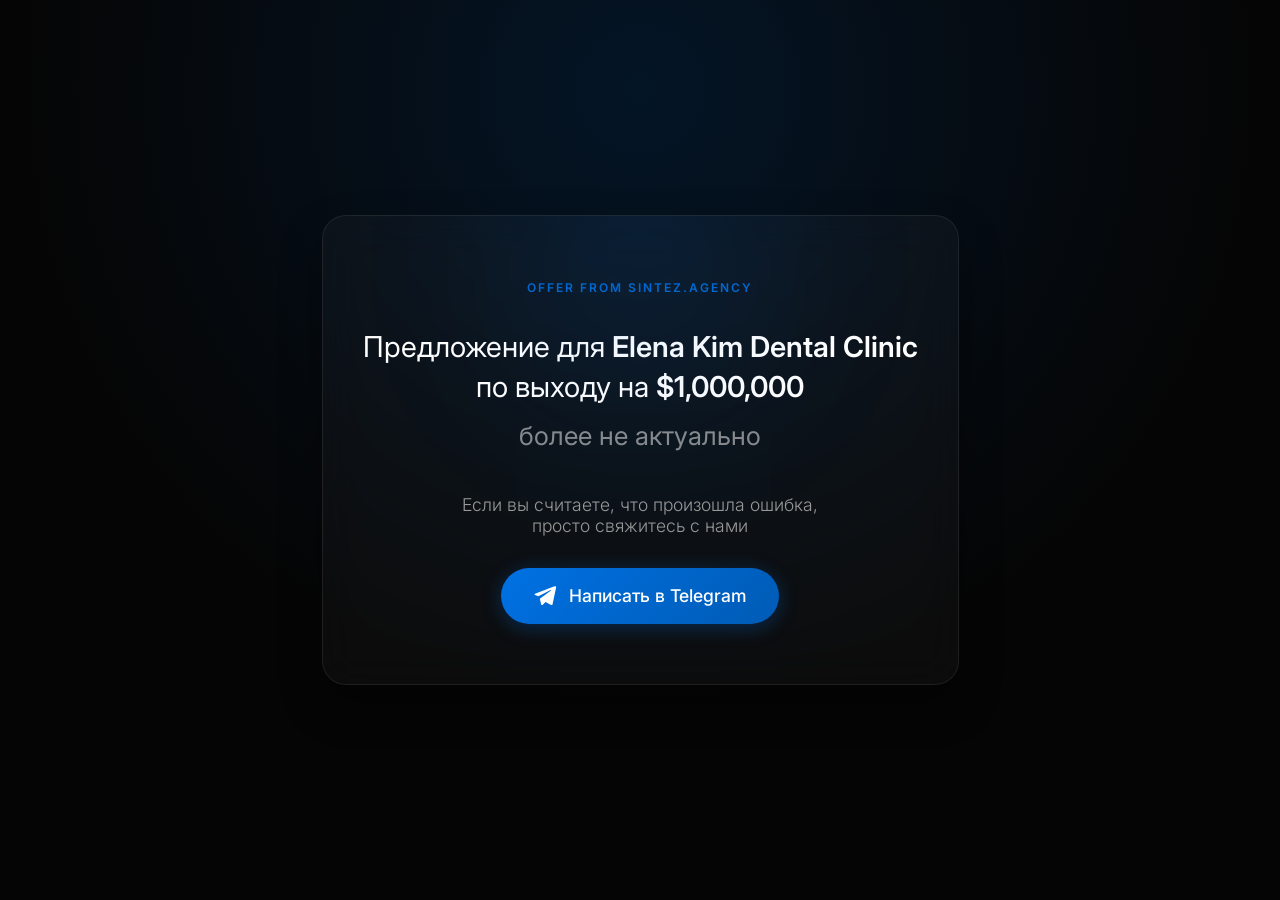
<file: index.html>
<!DOCTYPE html>
<html lang="ru">

<head>
    <meta charset="UTF-8">
    <meta name="viewport" content="width=device-width, initial-scale=1.0">
    <title>Предложение не актуально | SINTEZ</title>
    <link rel="preconnect" href="https://fonts.googleapis.com">
    <link rel="preconnect" href="https://fonts.gstatic.com" crossorigin>
    <link href="https://fonts.googleapis.com/css2?family=Inter:wght@300;400;600&display=swap" rel="stylesheet">
    <link rel="icon" type="image/svg+xml" href="favicon.svg">
    <style>
        :root {
            --bg-color: #050505;
            --text-primary: #ffffff;
            --text-secondary: #999999;
            --accent-blue: #0071e3;
            --glass-bg: rgba(255, 255, 255, 0.03);
            --glass-border: rgba(255, 255, 255, 0.08);
        }

        body {
            margin: 0;
            padding: 20px;
            font-family: 'Inter', -apple-system, BlinkMacSystemFont, sans-serif;
            background-color: var(--bg-color);
            background-image: radial-gradient(circle at 50% 10%, rgba(0, 113, 227, 0.15), transparent 60%);
            color: var(--text-primary);
            height: 100vh;
            display: flex;
            flex-direction: column;
            align-items: center;
            justify-content: center;
            text-align: center;
            box-sizing: border-box;
        }

        .container {
            max-width: 640px;
            background: var(--glass-bg);
            border: 1px solid var(--glass-border);
            border-radius: 24px;
            padding: 60px 40px;
            backdrop-filter: blur(20px);
            -webkit-backdrop-filter: blur(20px);
            box-shadow: 0 20px 40px rgba(0, 0, 0, 0.4);
            position: relative;
            overflow: hidden;
        }

        .container::before {
            content: '';
            position: absolute;
            top: -50px;
            left: 50%;
            transform: translateX(-50%);
            width: 200px;
            height: 200px;
            background: var(--accent-blue);
            filter: blur(100px);
            opacity: 0.15;
            pointer-events: none;
        }

        .brand-label {
            display: inline-block;
            font-size: 0.75rem;
            letter-spacing: 2px;
            text-transform: uppercase;
            color: var(--accent-blue);
            margin-bottom: 2rem;
            font-weight: 600;
            opacity: 0.9;
        }

        h1 {
            font-size: 1.8rem;
            line-height: 1.4;
            font-weight: 400;
            margin: 0 auto 2.5rem;
            color: var(--text-primary);
        }

        strong {
            font-weight: 600;
            color: #fff;
        }

        .contact-text {
            font-size: 1.1rem;
            color: var(--text-secondary);
            margin-bottom: 2rem;
            font-weight: 300;
        }

        .tg-button {
            display: inline-flex;
            align-items: center;
            justify-content: center;
            gap: 12px;
            background: linear-gradient(135deg, #0071e3 0%, #005bb5 100%);
            color: white;
            padding: 16px 32px;
            border-radius: 50px;
            text-decoration: none;
            font-weight: 500;
            font-size: 1.1rem;
            transition: all 0.3s ease;
            box-shadow: 0 4px 20px rgba(0, 113, 227, 0.3);
        }

        .tg-button:hover {
            transform: translateY(-2px);
            box-shadow: 0 8px 30px rgba(0, 113, 227, 0.5);
        }
    </style>
</head>

<body>
    <div class="container">
        <span class="brand-label">Offer from SINTEZ.AGENCY</span>
        <h1>
            Предложение для <strong>Elena Kim Dental Clinic</strong><br>
            по выходу на <strong>$1,000,000</strong><br>
            <span style="opacity: 0.5; display: block; margin-top: 10px; font-size: 0.9em;">более не актуально</span>
        </h1>
        <p class="contact-text">Если вы считаете, что произошла ошибка,<br>просто свяжитесь с нами</p>
        <a href="https://t.me/sintez_agency" class="tg-button" target="_blank">
            <svg width="24" height="24" viewBox="0 0 24 24" fill="none" xmlns="http://www.w3.org/2000/svg">
                <path
                    d="M21.6 2.6c.4-.4 1-.4 1.3 0 .2.2.3.5.2.8l-3.6 17c-.1.6-.8.9-1.4.6l-5.6-2.9-2.7 2.6c-.3.3-.8.4-1.2.2-.2-.1-.3-.3-.4-.5l-1.4-5.6L18 6.4c.1-.1.1-.3 0-.4-.1-.1-.3-.1-.4 0L5.4 12.3 2.1 11c-.6-.2-.7-1-.1-1.3L20.8 2.6z"
                    fill="white" />
            </svg>
            Написать в Telegram
        </a>
    </div>
</body>

</html>
</file>
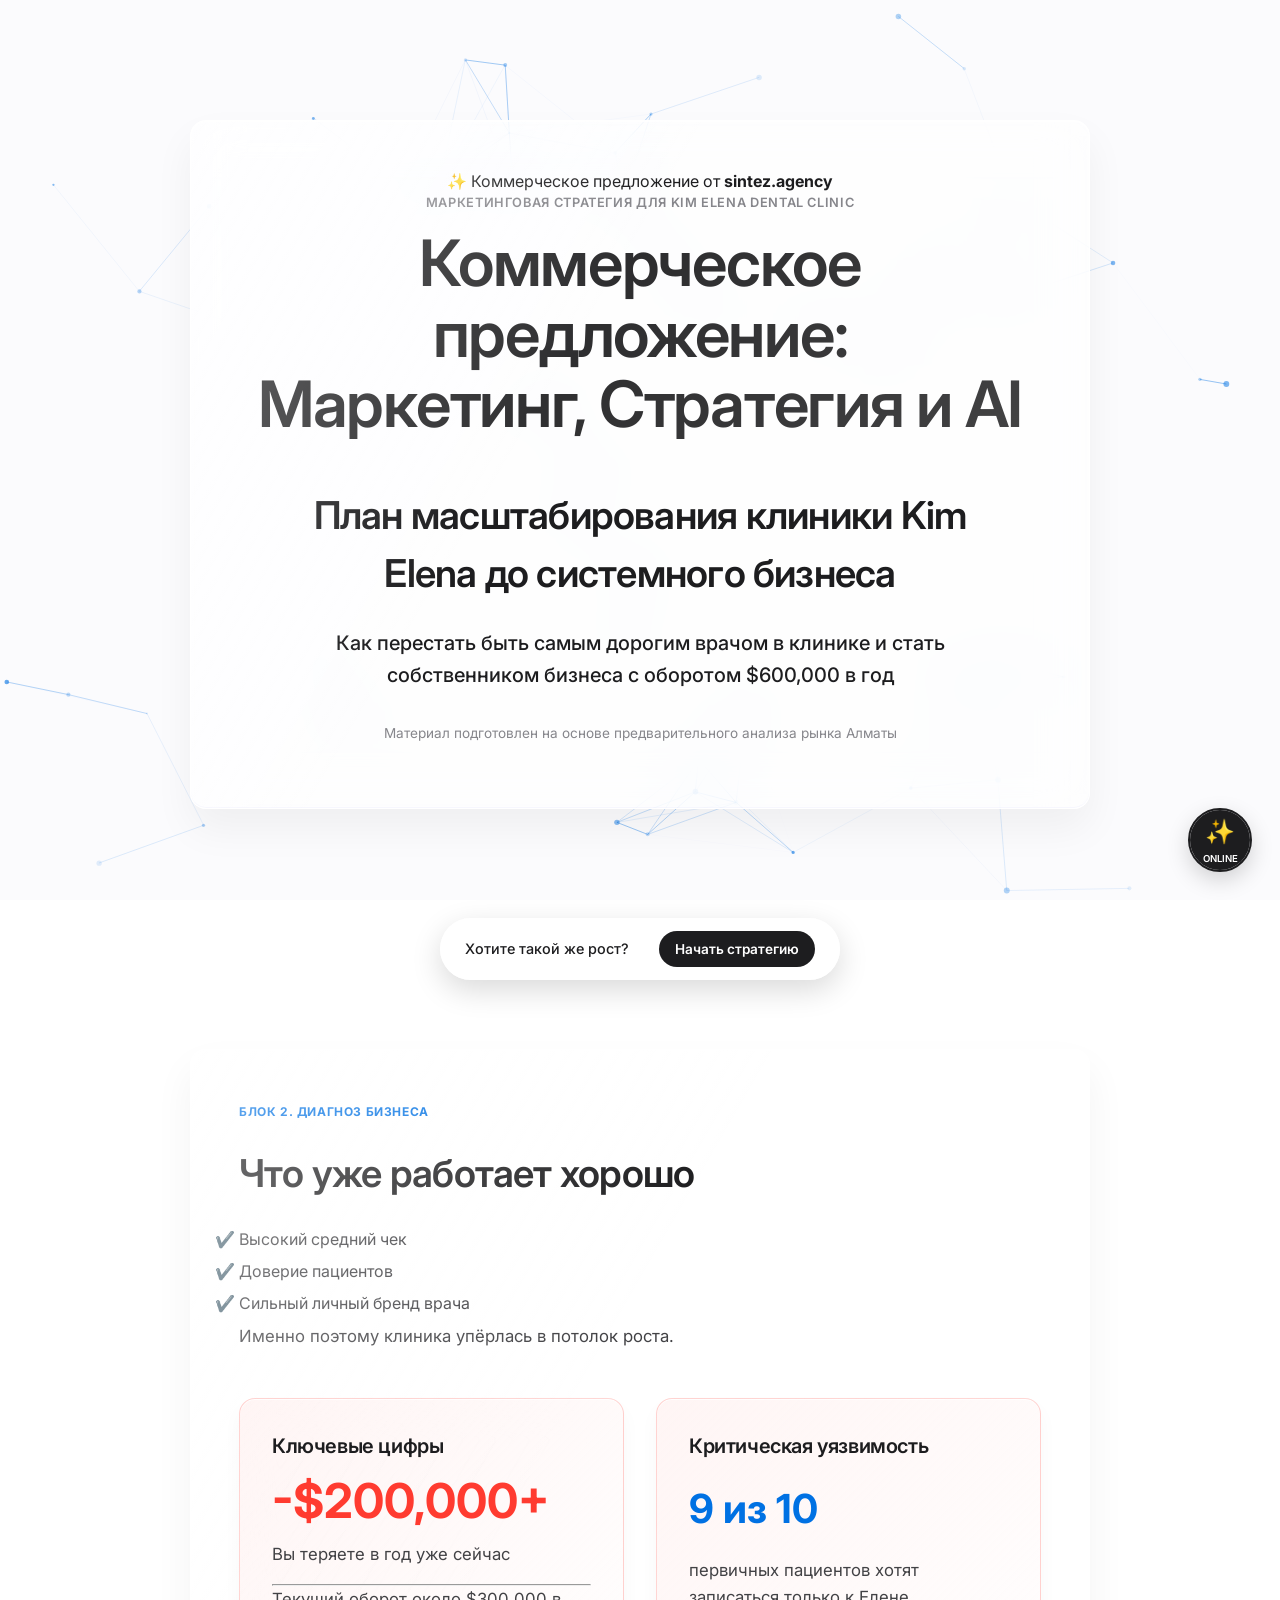
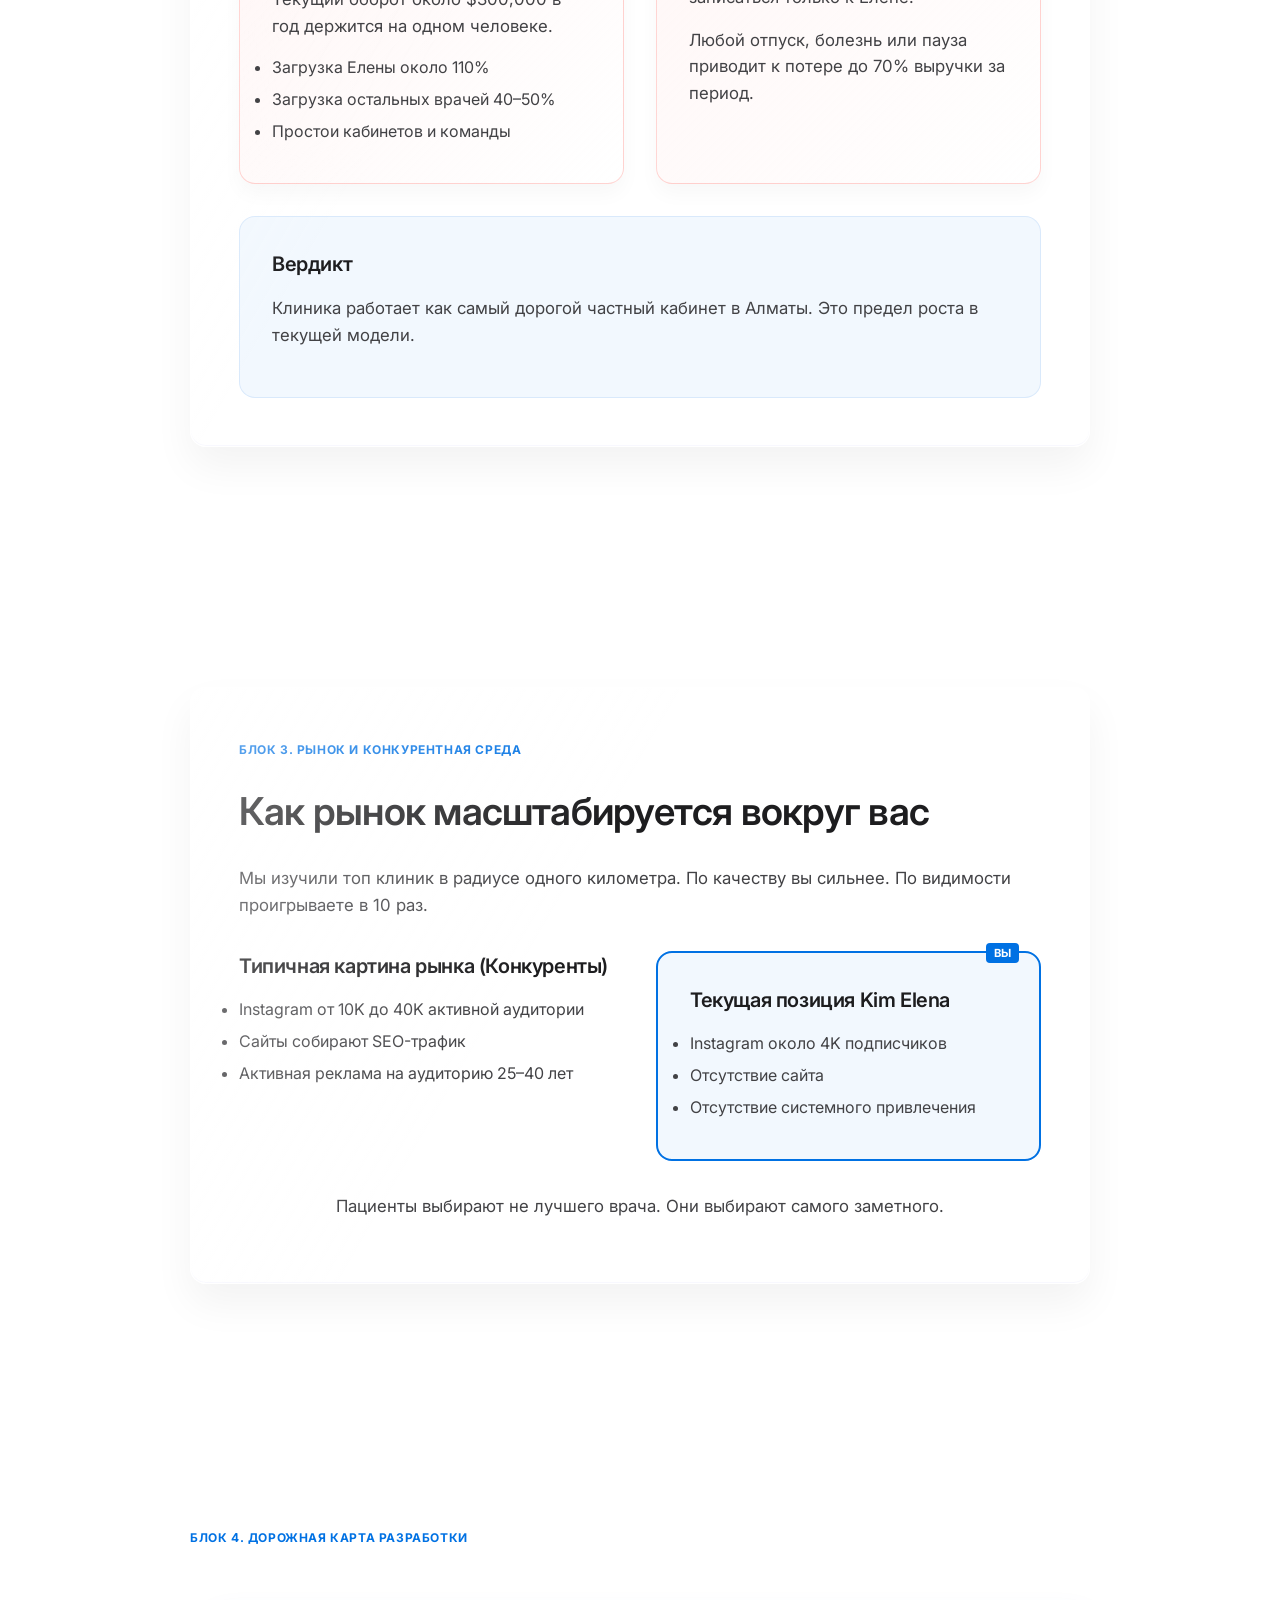
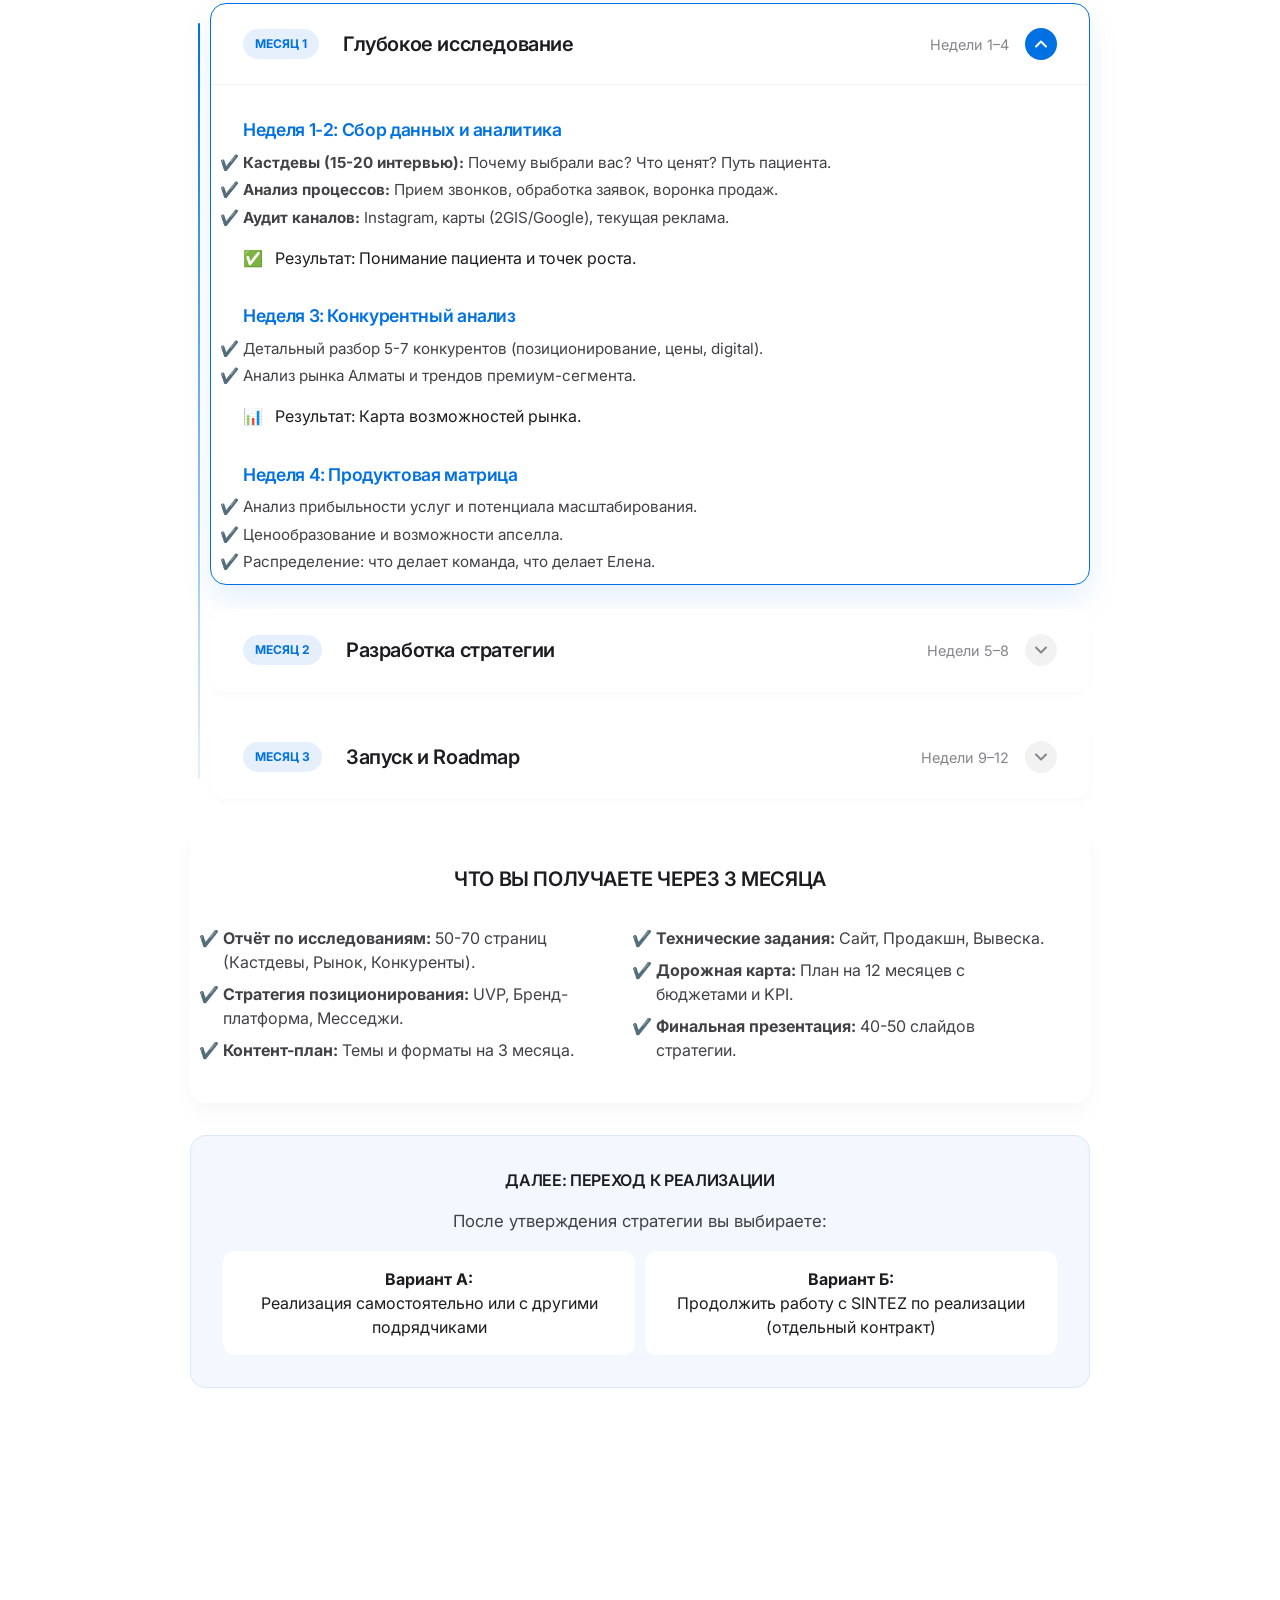
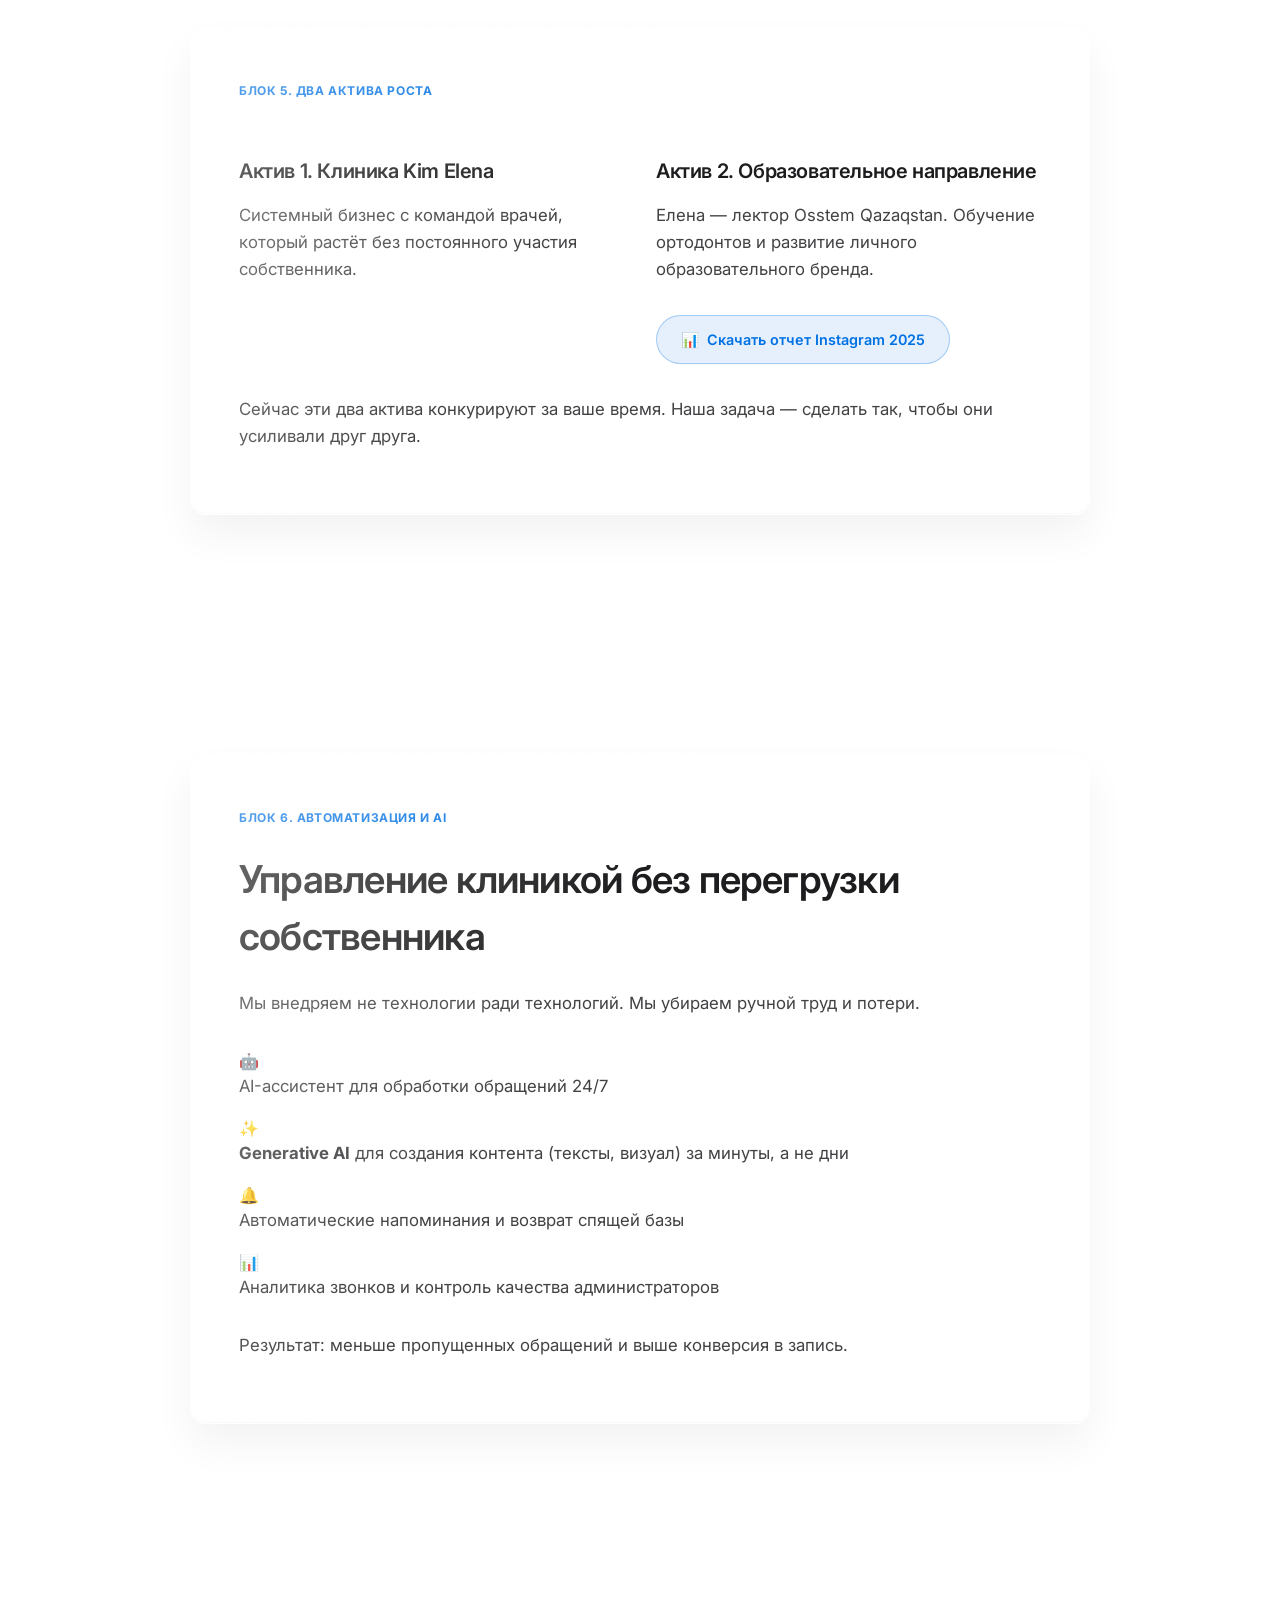
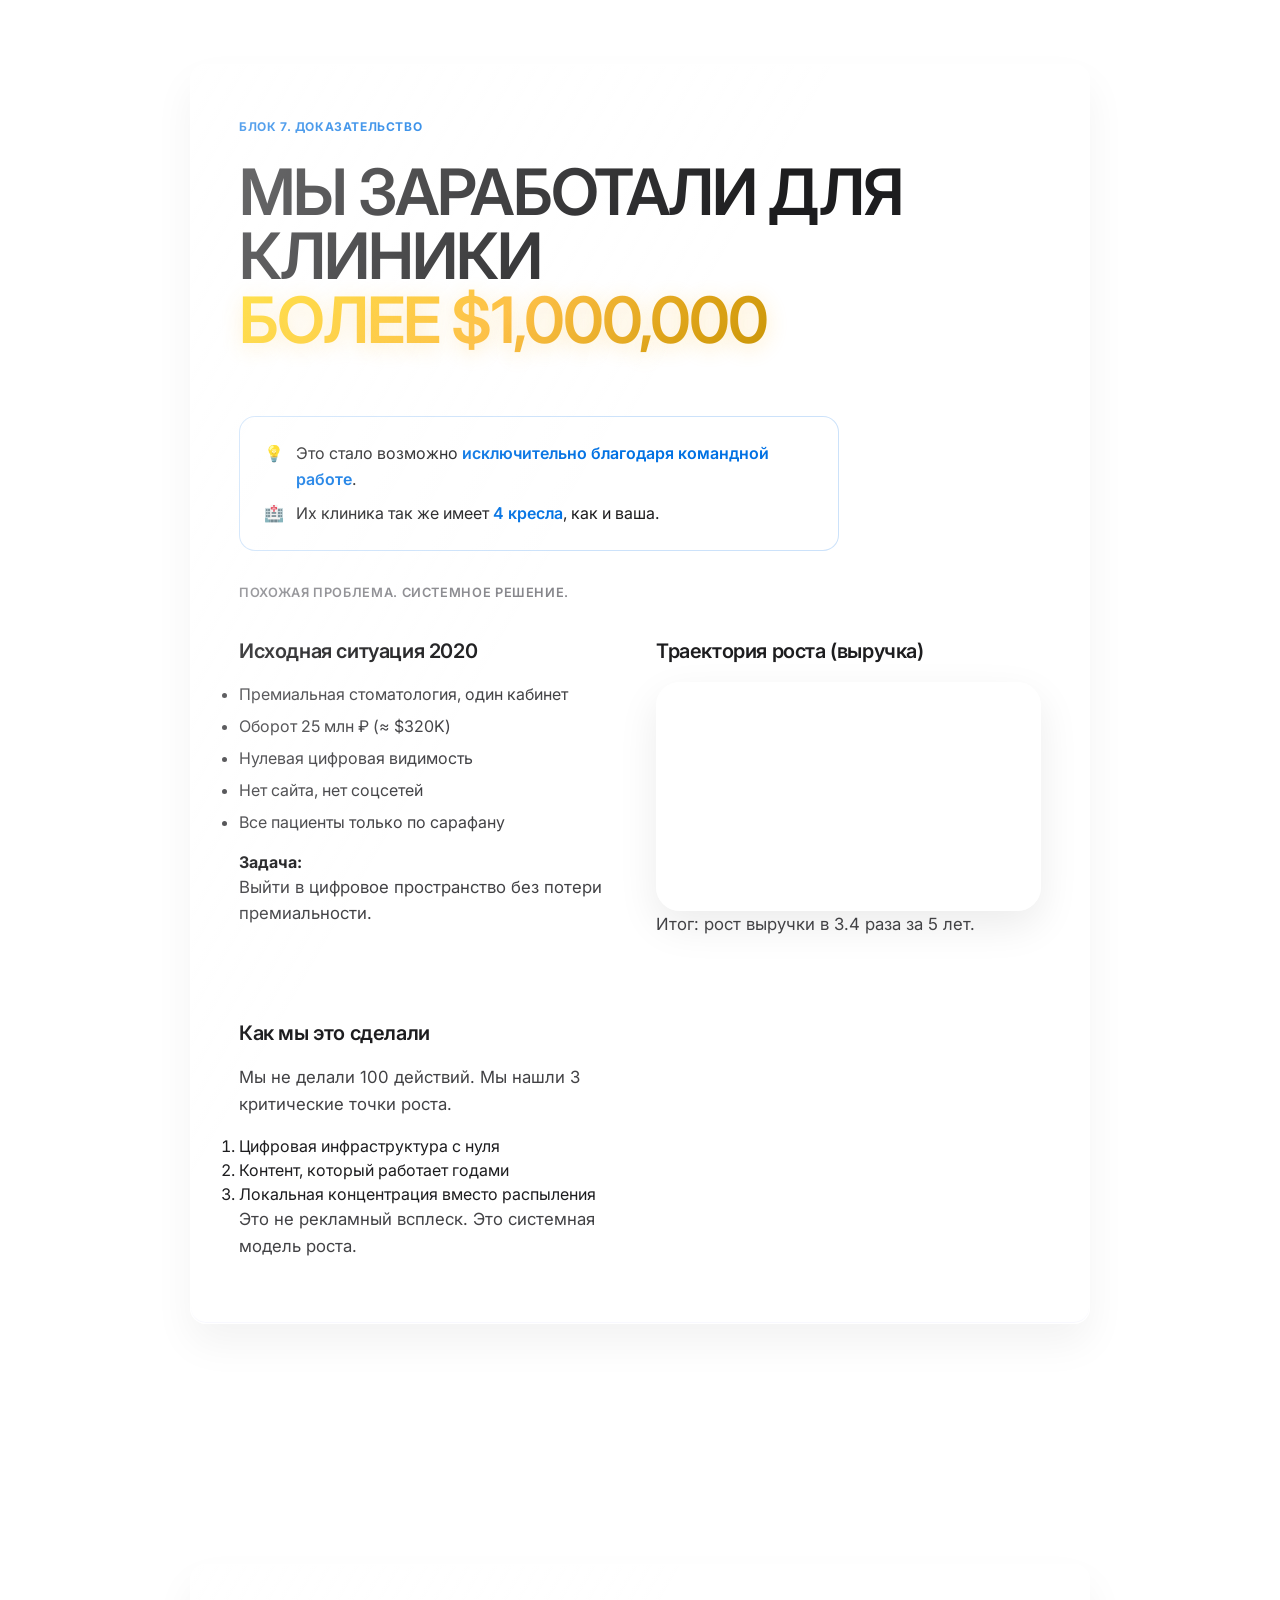
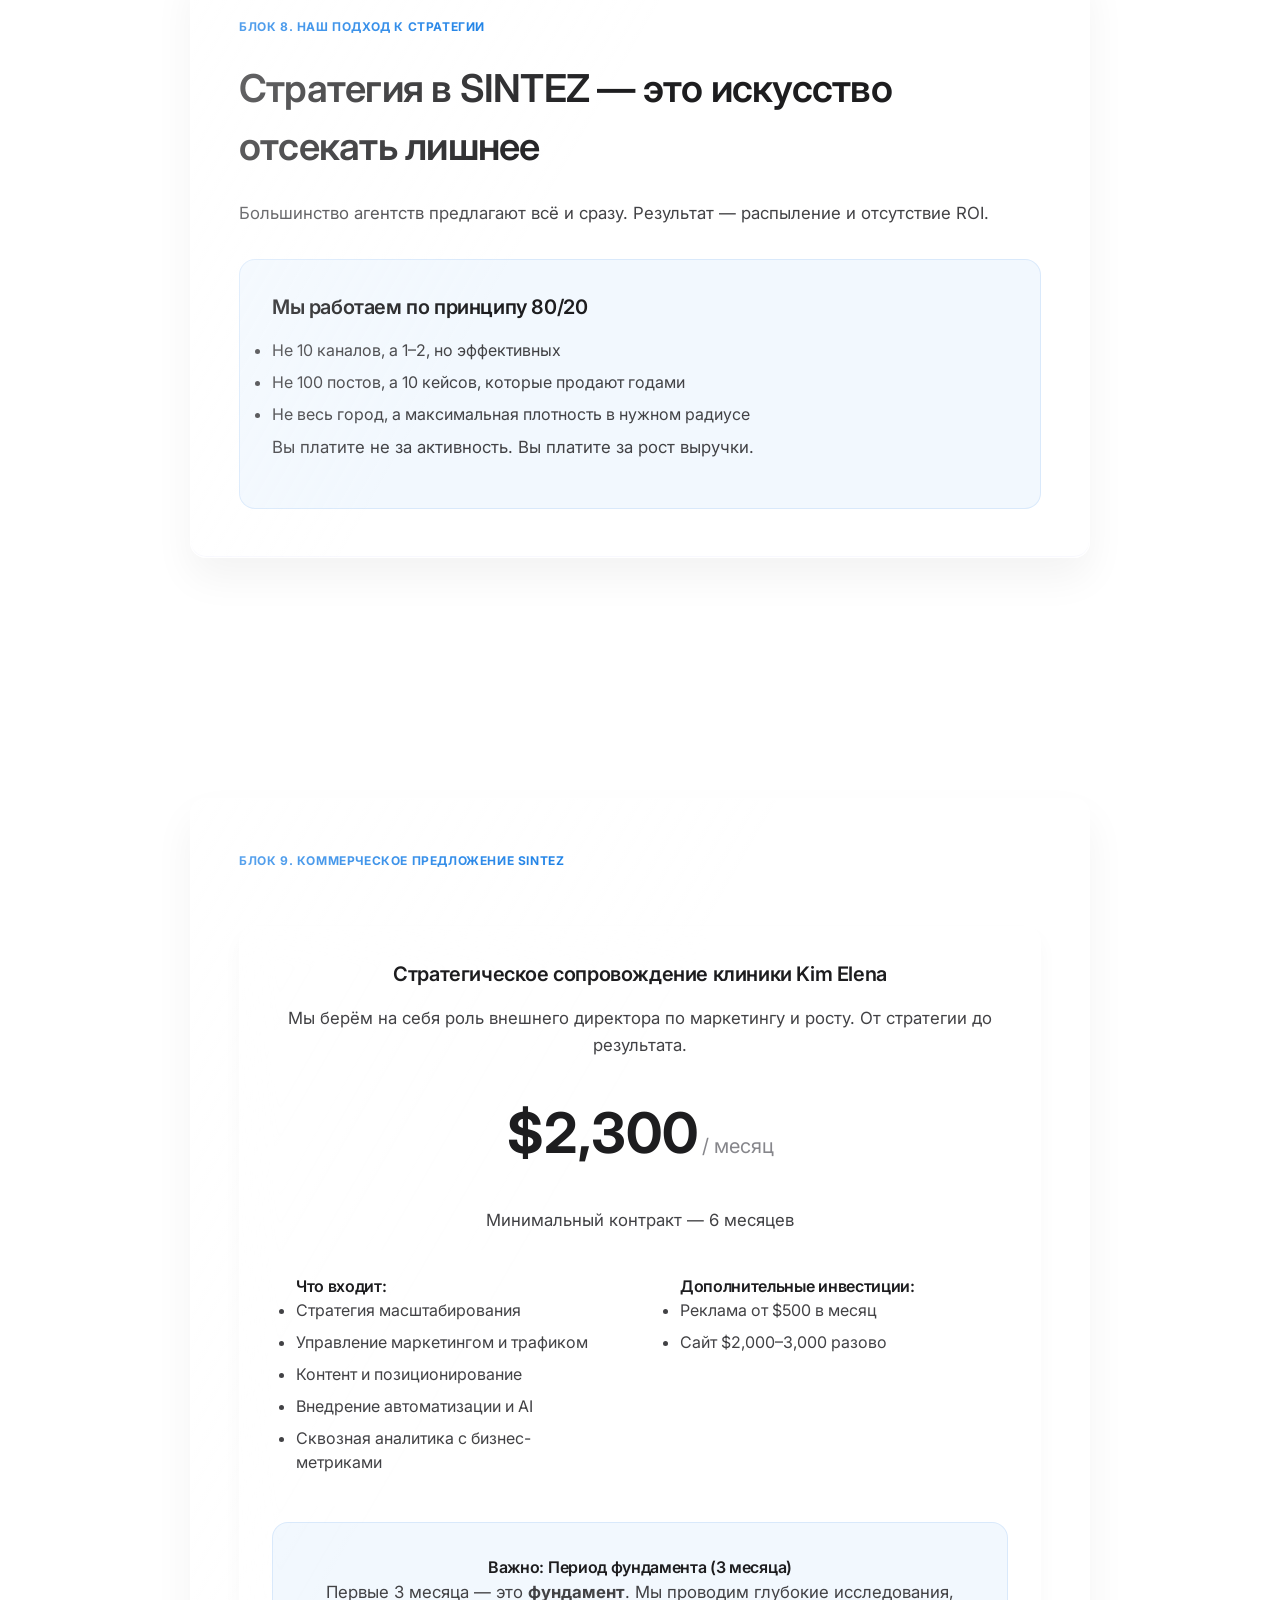
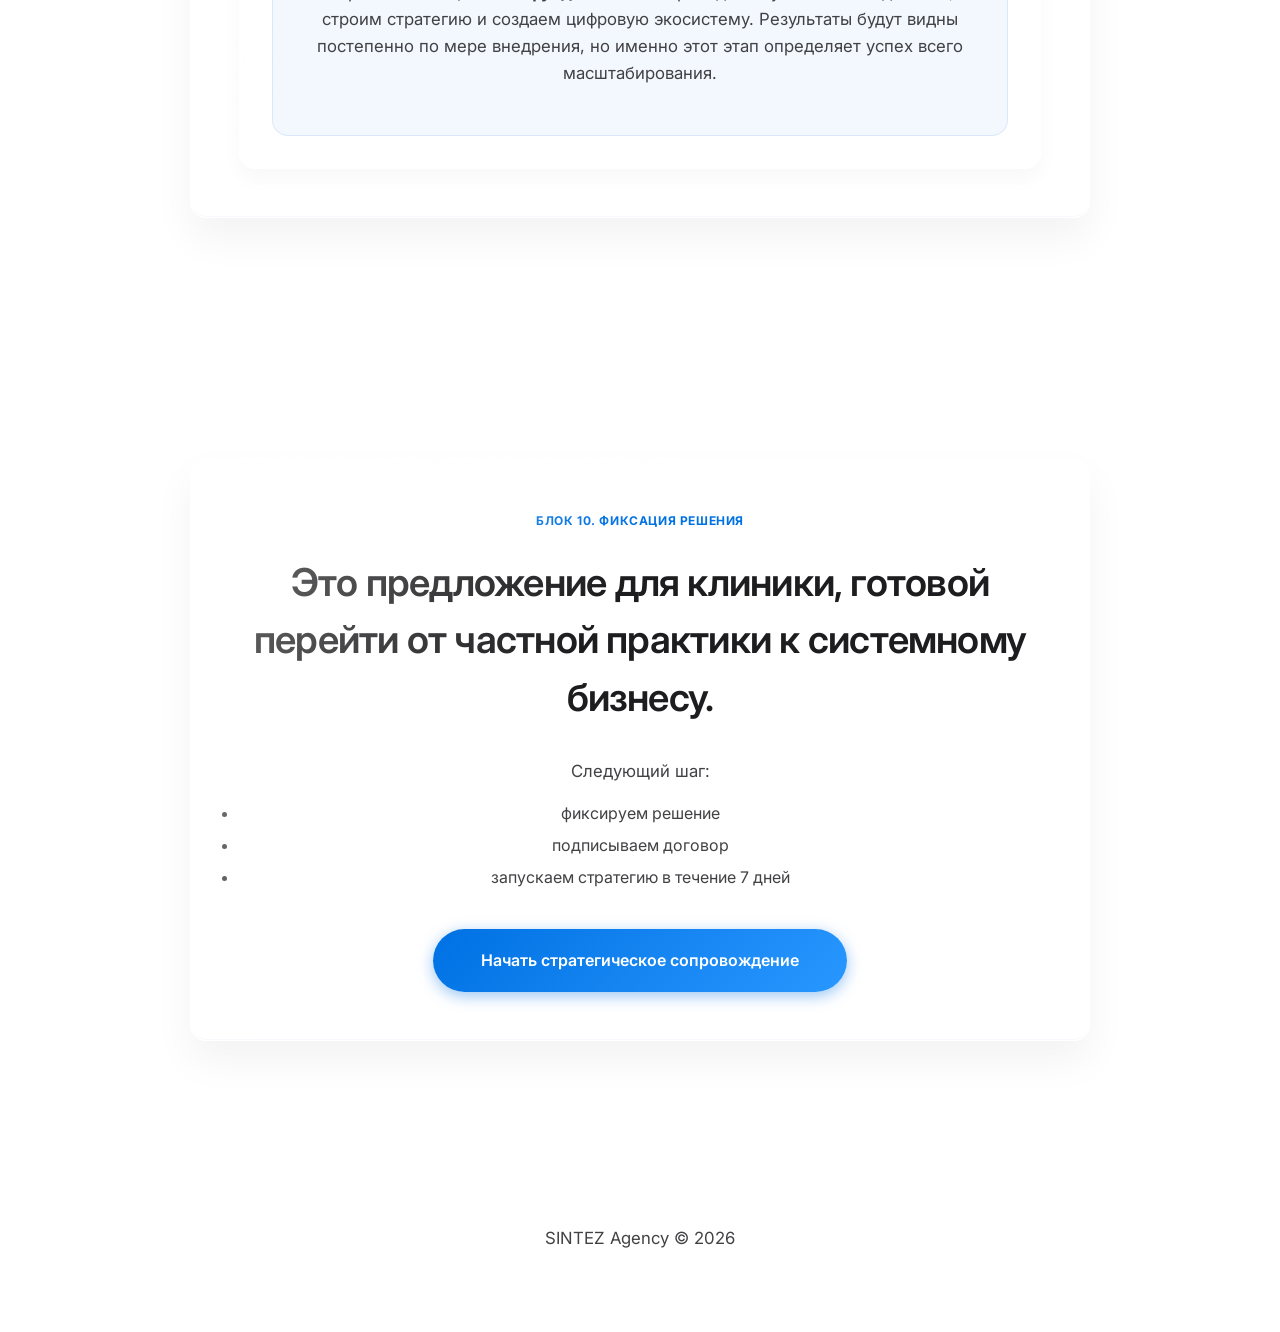
<file: promo_v1.html>
<!DOCTYPE html>
<html lang="ru">

<head>
    <meta charset="UTF-8">
    <meta name="viewport" content="width=device-width, initial-scale=1.0">
    <title>Маркетинговая Стратегия для Kim Elena Dental Clinic | SINTEZ</title>
    <link rel="stylesheet" href="style.css">
    <link rel="preconnect" href="https://fonts.googleapis.com">
    <link rel="preconnect" href="https://fonts.gstatic.com" crossorigin>
    <link href="https://fonts.googleapis.com/css2?family=Inter:wght@300;400;500;600;700&display=swap" rel="stylesheet">
    <link rel="icon" type="image/svg+xml" href="favicon.svg">
</head>

<body>

    <!-- Interactive Background -->
    <canvas id="bg-canvas"></canvas>

    <main class="main-container">

        <!-- BLOCK 1: MAIN SCREEN -->
        <section id="hero" class="section hero-section">
            <div class="content-wrapper glass-panel reveal">
                <div class="hero-header">
                    <div class="sintez-badge">
                        <span class="icon">✨</span> Коммерческое предложение от <strong>sintez.agency</strong>
                    </div>
                    <span class="subtitle">МАРКЕТИНГОВАЯ СТРАТЕГИЯ ДЛЯ KIM ELENA DENTAL CLINIC</span>
                    <h1 class="main-title">Коммерческое предложение: <br>Маркетинг, Стратегия и AI
                    </h1>
                </div>
                <div class="hero-body">
                    <h2>План масштабирования клиники Kim Elena до системного бизнеса</h2>
                    <p class="highlight-text">Как перестать быть самым дорогим врачом в клинике и стать собственником
                        бизнеса с оборотом $600,000 в год</p>
                    <p class="note">Материал подготовлен на основе предварительного анализа рынка Алматы</p>
                </div>
            </div>
        </section>

        <!-- BLOCK 2: DIAGNOSIS -->
        <section id="diagnosis" class="section">
            <div class="content-wrapper glass-panel reveal">
                <span class="section-label">БЛОК 2. ДИАГНОЗ БИЗНЕСА</span>
                <h2>Что уже работает хорошо</h2>
                <ul class="check-list">
                    <li>Высокий средний чек</li>
                    <li>Доверие пациентов</li>
                    <li>Сильный личный бренд врача</li>
                </ul>
                <p class="impact-text">Именно поэтому клиника упёрлась в потолок роста.</p>

                <div class="grid-2-col mt-large">
                    <div class="card glass-card warning-card">
                        <h3>Ключевые цифры</h3>
                        <p class="large-number text-destructive">-$200,000+</p>
                        <p>Вы теряете в год уже сейчас</p>
                        <hr>
                        <p>Текущий оборот около $300,000 в год держится на одном человеке.</p>
                        <ul>
                            <li>Загрузка Елены около 110%</li>
                            <li>Загрузка остальных врачей 40–50%</li>
                            <li>Простои кабинетов и команды</li>
                        </ul>
                    </div>
                    <div class="card glass-card warning-card">
                        <h3>Критическая уязвимость</h3>
                        <p class="stat-highlight">9 из 10</p>
                        <p>первичных пациентов хотят записаться только к Елене.</p>
                        <p>Любой отпуск, болезнь или пауза приводит к потере до 70% выручки за период.</p>
                    </div>
                </div>

                <div class="verdict-box glass-accent mt-medium">
                    <h3>Вердикт</h3>
                    <p>Клиника работает как самый дорогой частный кабинет в Алматы. Это предел роста в текущей модели.
                    </p>
                </div>
            </div>
        </section>

        <!-- BLOCK 3: MARKET -->
        <section id="market" class="section">
            <div class="content-wrapper glass-panel reveal">
                <span class="section-label">БЛОК 3. РЫНОК И КОНКУРЕНТНАЯ СРЕДА</span>
                <h2>Как рынок масштабируется вокруг вас</h2>
                <p>Мы изучили топ клиник в радиусе одного километра. По качеству вы сильнее. По видимости проигрываете в
                    10 раз.</p>

                <div class="comparison-grid mt-medium">
                    <div class="competitors-col">
                        <h3>Типичная картина рынка (Конкуренты)</h3>
                        <ul>
                            <li>Instagram от 10K до 40K активной аудитории</li>
                            <li>Сайты собирают SEO-трафик</li>
                            <li>Активная реклама на аудиторию 25–40 лет</li>
                        </ul>
                    </div>
                    <div class="you-col glass-accent">
                        <h3>Текущая позиция Kim Elena</h3>
                        <ul>
                            <li>Instagram около 4K подписчиков</li>
                            <li>Отсутствие сайта</li>
                            <li>Отсутствие системного привлечения</li>
                        </ul>
                    </div>
                </div>
                <p class="quote-text centered mt-medium">Пациенты выбирают не лучшего врача. Они выбирают самого
                    заметного.</p>
            </div>
        </section>

        <!-- BLOCK 4: TRANSFORMATION PLAN -->
        <section id="plan" class="section">
            <div class="content-wrapper reveal">
                <span class="section-label glass-badge">БЛОК 4. ДОРОЖНАЯ КАРТА РАЗРАБОТКИ</span>

                <div class="timeline-interactive mt-medium">
                    <!-- Month 1 -->
                    <div class="timeline-accordion-item active">
                        <div class="timeline-header">
                            <div class="header-content">
                                <span class="stage-badge">Месяц 1</span>
                                <h3 class="stage-title">Глубокое исследование</h3>
                                <span class="stage-time-badge">Недели 1–4</span>
                            </div>
                            <div class="toggle-icon">
                                <svg width="12" height="8" viewBox="0 0 12 8" fill="none"
                                    xmlns="http://www.w3.org/2000/svg">
                                    <path d="M1 1.5L6 6.5L11 1.5" stroke="currentColor" stroke-width="2"
                                        stroke-linecap="round" stroke-linejoin="round" />
                                </svg>
                            </div>
                        </div>
                        <div class="timeline-body">
                            <div class="body-content">
                                <div class="week-block mb-medium">
                                    <h4 class="text-accent mb-small">Неделя 1-2: Сбор данных и аналитика</h4>
                                    <ul class="styled-list">
                                        <li><strong>Кастдевы (15-20 интервью):</strong> Почему выбрали вас? Что ценят?
                                            Путь пациента.</li>
                                        <li><strong>Анализ процессов:</strong> Прием звонков, обработка заявок, воронка
                                            продаж.</li>
                                        <li><strong>Аудит каналов:</strong> Instagram, карты (2GIS/Google), текущая
                                            реклама.</li>
                                    </ul>
                                    <p class="highlight-note mt-small"><span class="icon">✅</span> <span>Результат:
                                            Понимание пациента и точек роста.</span></p>
                                </div>
                                <div class="week-block mb-medium">
                                    <h4 class="text-accent mb-small">Неделя 3: Конкурентный анализ</h4>
                                    <ul class="styled-list">
                                        <li>Детальный разбор 5-7 конкурентов (позиционирование, цены, digital).</li>
                                        <li>Анализ рынка Алматы и трендов премиум-сегмента.</li>
                                    </ul>
                                    <p class="highlight-note mt-small"><span class="icon">📊</span> <span>Результат:
                                            Карта возможностей рынка.</span></p>
                                </div>
                                <div class="week-block">
                                    <h4 class="text-accent mb-small">Неделя 4: Продуктовая матрица</h4>
                                    <ul class="styled-list">
                                        <li>Анализ прибыльности услуг и потенциала масштабирования.</li>
                                        <li>Ценообразование и возможности апселла.</li>
                                        <li>Распределение: что делает команда, что делает Елена.</li>
                                    </ul>
                                    <p class="highlight-note mt-small"><span class="icon">🎯</span> <span>Результат:
                                            Понимание, что и кому продавать.</span></p>
                                </div>
                            </div>
                        </div>
                    </div>

                    <!-- Month 2 -->
                    <div class="timeline-accordion-item">
                        <div class="timeline-header">
                            <div class="header-content">
                                <span class="stage-badge">Месяц 2</span>
                                <h3 class="stage-title">Разработка стратегии</h3>
                                <span class="stage-time-badge">Недели 5–8</span>
                            </div>
                            <div class="toggle-icon">
                                <svg width="12" height="8" viewBox="0 0 12 8" fill="none"
                                    xmlns="http://www.w3.org/2000/svg">
                                    <path d="M1 1.5L6 6.5L11 1.5" stroke="currentColor" stroke-width="2"
                                        stroke-linecap="round" stroke-linejoin="round" />
                                </svg>
                            </div>
                        </div>
                        <div class="timeline-body">
                            <div class="body-content">
                                <div class="week-block mb-medium">
                                    <h4 class="text-accent mb-small">Неделя 5-6: Позиционирование</h4>
                                    <ul class="styled-list">
                                        <li>Уникальное ценностное предложение (UVP).</li>
                                        <li>Бренд-стратегия: Tone of Voice, визуальный стиль.</li>
                                        <li>Стратегия «Школа Елены Ким»: перенос экспертизы на команду.</li>
                                    </ul>
                                    <p class="highlight-note mt-small"><span class="icon">✨</span> <span>Результат:
                                            Чёткое позиционирование.</span></p>
                                </div>
                                <div class="week-block mb-medium">
                                    <h4 class="text-accent mb-small">Неделя 7: Каналы привлечения</h4>
                                    <ul class="styled-list">
                                        <li>Instagram-стратегия и SEO-структура сайта.</li>
                                        <li>Таргетированная реклама и работа с картами.</li>
                                        <li>Принцип 80/20: фокус на 2-3 ключевых каналах.</li>
                                    </ul>
                                    <p class="highlight-note mt-small"><span class="icon">📢</span> <span>Результат:
                                            План трафика.</span></p>
                                </div>
                                <div class="week-block">
                                    <h4 class="text-accent mb-small">Неделя 8: Контент-стратегия</h4>
                                    <ul class="styled-list">
                                        <li>Контент-план на 3 месяца (темы, форматы).</li>
                                        <li>ТЗ на съемки (интервью, кейсы) и работа с отзывами.</li>
                                    </ul>
                                    <p class="highlight-note mt-small"><span class="icon">📸</span> <span>Результат:
                                            Готовый план контента.</span></p>
                                </div>
                            </div>
                        </div>
                    </div>

                    <!-- Month 3 -->
                    <div class="timeline-accordion-item">
                        <div class="timeline-header">
                            <div class="header-content">
                                <span class="stage-badge">Месяц 3</span>
                                <h3 class="stage-title">Запуск и Roadmap</h3>
                                <span class="stage-time-badge">Недели 9–12</span>
                            </div>
                            <div class="toggle-icon">
                                <svg width="12" height="8" viewBox="0 0 12 8" fill="none"
                                    xmlns="http://www.w3.org/2000/svg">
                                    <path d="M1 1.5L6 6.5L11 1.5" stroke="currentColor" stroke-width="2"
                                        stroke-linecap="round" stroke-linejoin="round" />
                                </svg>
                            </div>
                        </div>
                        <div class="timeline-body">
                            <div class="body-content">
                                <div class="week-block mb-medium">
                                    <h4 class="text-accent mb-small">Неделя 9-10: Технические задания</h4>
                                    <ul class="styled-list">
                                        <li>ТЗ на сайт (структура, прототипы, SEO).</li>
                                        <li>ТЗ на продакшн (сценарии, визуал).</li>
                                    </ul>
                                    <p class="highlight-note mt-small"><span class="icon">📝</span> <span>Результат: ТЗ
                                            для подрядчиков.</span></p>
                                </div>
                                <div class="week-block mb-medium">
                                    <h4 class="text-accent mb-small">Неделя 11: Дорожная карта (Year 1)</h4>
                                    <ul class="styled-list">
                                        <li>План действий на 12 месяцев по этапам.</li>
                                        <li>Бюджетирование и KPI.</li>
                                    </ul>
                                    <p class="highlight-note mt-small"><span class="icon">🗺️</span> <span>Результат:
                                            Стратегия на год.</span></p>
                                </div>
                                <div class="week-block">
                                    <h4 class="text-accent mb-small">Неделя 12: Финал</h4>
                                    <ul class="styled-list">
                                        <li>Презентация стратегии (40-50 слайдов).</li>
                                        <li>Финальное утверждение и старт реализации.</li>
                                    </ul>
                                    <p class="highlight-note mt-small"><span class="icon">🚀</span> <span>Результат:
                                            Готовность к старту.</span></p>
                                </div>
                            </div>
                        </div>
                    </div>
                </div>

                <!-- Deliverables Summary -->
                <div class="deliverables-box glass-card mt-medium">
                    <h3 class="centered mb-medium">ЧТО ВЫ ПОЛУЧАЕТЕ ЧЕРЕЗ 3 МЕСЯЦА</h3>
                    <div class="grid-2-col">
                        <div class="col">
                            <ul class="check-list">
                                <li><strong>Отчёт по исследованиям:</strong> 50-70 страниц (Кастдевы, Рынок,
                                    Конкуренты).</li>
                                <li><strong>Стратегия позиционирования:</strong> UVP, Бренд-платформа, Месседжи.</li>
                                <li><strong>Контент-план:</strong> Темы и форматы на 3 месяца.</li>
                            </ul>
                        </div>
                        <div class="col">
                            <ul class="check-list">
                                <li><strong>Технические задания:</strong> Сайт, Продакшн, Вывеска.</li>
                                <li><strong>Дорожная карта:</strong> План на 12 месяцев с бюджетами и KPI.</li>
                                <li><strong>Финальная презентация:</strong> 40-50 слайдов стратегии.</li>
                            </ul>
                        </div>
                    </div>
                </div>

                <!-- Next Steps -->
                <div class="next-steps glass-accent mt-medium centered">
                    <h4 class="mb-small">ДАЛЕЕ: ПЕРЕХОД К РЕАЛИЗАЦИИ</h4>
                    <p class="mb-small">После утверждения стратегии вы выбираете:</p>
                    <div class="grid-2-col" style="gap: 10px;">
                        <div class="option p-2 bg-white rounded">
                            <strong>Вариант А:</strong><br>
                            Реализация самостоятельно или с другими подрядчиками
                        </div>
                        <div class="option p-2 bg-white rounded">
                            <strong>Вариант Б:</strong><br>
                            Продолжить работу с SINTEZ по реализации (отдельный контракт)
                        </div>
                    </div>
                </div>
            </div>
        </section>

        <!-- BLOCK 5: TWO ASSETS -->
        <section id="assets" class="section">
            <div class="content-wrapper glass-panel reveal">
                <span class="section-label">БЛОК 5. ДВА АКТИВА РОСТА</span>
                <div class="grid-2-col mt-medium">
                    <div class="asset-card">
                        <h3>Актив 1. Клиника Kim Elena</h3>
                        <p>Системный бизнес с командой врачей, который растёт без постоянного участия собственника.</p>
                    </div>
                    <div class="asset-card">
                        <h3>Актив 2. Образовательное направление</h3>
                        <p>Елена — лектор Osstem Qazaqstan. Обучение ортодонтов и развитие личного образовательного
                            бренда.</p>
                        <a href="https://disk.yandex.ru/i/moHue1SBZXE_QQ" target="_blank" class="cta-button small-btn">
                            <span>📊</span> Скачать отчет Instagram 2025
                        </a>
                    </div>
                </div>
                <p class="mt-medium">Сейчас эти два актива конкурируют за ваше время. Наша задача — сделать так, чтобы
                    они усиливали друг друга.</p>
            </div>
        </section>

        <!-- BLOCK 6: AUTOMATION & AI -->
        <section id="automation" class="section">
            <div class="content-wrapper glass-panel reveal">
                <span class="section-label">БЛОК 6. АВТОМАТИЗАЦИЯ И AI</span>
                <h2>Управление клиникой без перегрузки собственника</h2>
                <p>Мы внедряем не технологии ради технологий. Мы убираем ручной труд и потери.</p>
                <div class="features-list mt-medium">
                    <div class="feature-item">
                        <span class="icon">🤖</span>
                        <p>AI-ассистент для обработки обращений 24/7</p>
                    </div>
                    <div class="feature-item">
                        <span class="icon">✨</span>
                        <p><strong>Generative AI</strong> для создания контента (тексты, визуал) за минуты, а не дни</p>
                    </div>
                    <div class="feature-item">
                        <span class="icon">🔔</span>
                        <p>Автоматические напоминания и возврат спящей базы</p>
                    </div>
                    <div class="feature-item">
                        <span class="icon">📊</span>
                        <p>Аналитика звонков и контроль качества администраторов</p>
                    </div>
                </div>
                <p class="result-text mt-medium">Результат: меньше пропущенных обращений и выше конверсия в запись.</p>
            </div>
        </section>

        <!-- BLOCK 7: PROOF -->
        <section id="proof" class="section">
            <div class="content-wrapper glass-panel reveal">
                <span class="section-label">БЛОК 7. ДОКАЗАТЕЛЬСТВО</span>
                <h2 class="mega-title">МЫ ЗАРАБОТАЛИ ДЛЯ КЛИНИКИ <br><span class="text-gradient-gold">БОЛЕЕ
                        $1,000,000</span>
                </h2>
                <div class="context-box mt-medium mb-medium">
                    <p class="highlight-note">
                        <span class="icon">💡</span>
                        <span>Это стало возможно <strong>исключительно благодаря командной работе</strong>.</span>
                    </p>
                    <p class="highlight-note">
                        <span class="icon">🏥</span>
                        <span>Их клиника так же имеет <strong>4 кресла</strong>, как и ваша.</span>
                    </p>
                </div>
                <p class="subtitle">Похожая проблема. Системное решение.</p>

                <div class="case-study grid-2-col mt-medium">
                    <div class="col">
                        <h3>Исходная ситуация 2020</h3>
                        <ul>
                            <li>Премиальная стоматология, один кабинет</li>
                            <li>Оборот 25 млн ₽ (≈ $320K)</li>
                            <li>Нулевая цифровая видимость</li>
                            <li>Нет сайта, нет соцсетей</li>
                            <li>Все пациенты только по сарафану</li>
                        </ul>
                        <div class="task-box mt-small">
                            <strong>Задача:</strong>
                            <p>Выйти в цифровое пространство без потери премиальности.</p>
                        </div>
                    </div>
                    <div class="col">
                        <div class="col">
                            <h3>Траектория роста (выручка)</h3>
                            <div class="chart-container organic-chart" id="revenueChart">
                                <!-- SVG Chart -->
                                <svg viewBox="0 0 500 250" class="growth-curve">
                                    <defs>
                                        <linearGradient id="curveGradient" x1="0" x2="0" y1="0" y2="1">
                                            <stop offset="0%" stop-color="#0071e3" stop-opacity="0.2" />
                                            <stop offset="100%" stop-color="#0071e3" stop-opacity="0" />
                                        </linearGradient>
                                    </defs>
                                    <!-- Area under the curve -->
                                    <path d="M 50 180 C 100 160, 150 150, 210 100 S 290 80, 450 20 L 450 250 L 50 250 Z"
                                        class="curve-area" />
                                    <!-- The Line -->
                                    <path d="M 50 180 C 100 160, 150 150, 210 100 S 290 80, 450 20"
                                        class="curve-line" />

                                    <!-- Data Points -->
                                    <g class="chart-point" data-val="25M" data-year="2020">
                                        <circle cx="50" cy="180" r="4" />
                                        <text x="50" y="210">2020</text>
                                        <text x="50" y="165" class="val-text">
                                            <tspan x="50" dy="-1.2em">25M ₽</tspan>
                                            <tspan x="50" dy="1.2em">($320k)</tspan>
                                        </text>
                                    </g>
                                    <g class="chart-point" data-val="37M" data-year="2021">
                                        <circle cx="130" cy="150" r="4" />
                                        <text x="130" y="210">2021</text>
                                        <text x="130" y="135" class="val-text">
                                            <tspan x="130" dy="-1.2em">37M ₽</tspan>
                                            <tspan x="130" dy="1.2em">($475k)</tspan>
                                        </text>
                                    </g>
                                    <g class="chart-point" data-val="$1M" data-year="2022" class="highlight-point">
                                        <circle cx="210" cy="100" r="6" />
                                        <text x="210" y="210">2022</text>
                                        <text x="210" y="80" class="val-text bold">
                                            <tspan x="210" dy="-1.2em">78M ₽</tspan>
                                            <tspan x="210" dy="1.2em">($1M)</tspan>
                                        </text>
                                    </g>
                                    <g class="chart-point" data-val="67M" data-year="2023">
                                        <circle cx="290" cy="80" r="4" />
                                        <text x="290" y="210">2023</text>
                                        <text x="290" y="65" class="val-text">
                                            <tspan x="290" dy="-1.2em">67M ₽</tspan>
                                            <tspan x="290" dy="1.2em">($860k)</tspan>
                                        </text>
                                    </g>
                                    <g class="chart-point" data-val="81M" data-year="2024">
                                        <circle cx="370" cy="50" r="4" />
                                        <text x="370" y="210">2024</text>
                                        <text x="370" y="35" class="val-text">
                                            <tspan x="370" dy="-1.2em">81M ₽</tspan>
                                            <tspan x="370" dy="1.2em">($1.03M)</tspan>
                                        </text>
                                    </g>
                                    <g class="chart-point" data-val="85M" data-year="2025">
                                        <circle cx="450" cy="20" r="4" />
                                        <text x="450" y="210">2025</text>
                                        <text x="450" y="0" class="val-text">
                                            <tspan x="450" dy="0">85M ₽</tspan>
                                            <tspan x="450" dy="1.2em">($1.1M)</tspan>
                                        </text>
                                    </g>
                                </svg>
                            </div>
                            <p class="total-growth">Итог: рост выручки в 3.4 раза за 5 лет.</p>
                        </div>
                    </div>

                    <div class="how-box mt-medium">
                        <h3>Как мы это сделали</h3>
                        <p>Мы не делали 100 действий. Мы нашли 3 критические точки роста.</p>
                        <ol class="counter-list">
                            <li>Цифровая инфраструктура с нуля</li>
                            <li>Контент, который работает годами</li>
                            <li>Локальная концентрация вместо распыления</li>
                        </ol>
                        <p>Это не рекламный всплеск. Это системная модель роста.</p>
                    </div>
                </div>
        </section>

        <!-- BLOCK 8: APPROACH -->
        <section id="approach" class="section">
            <div class="content-wrapper glass-panel reveal">
                <span class="section-label">БЛОК 8. НАШ ПОДХОД К СТРАТЕГИИ</span>
                <h2>Стратегия в SINTEZ — это искусство отсекать лишнее</h2>
                <p>Большинство агентств предлагают всё и сразу. Результат — распыление и отсутствие ROI.</p>
                <div class="principle-box glass-accent mt-medium">
                    <h3>Мы работаем по принципу 80/20</h3>
                    <ul>
                        <li>Не 10 каналов, а 1–2, но эффективных</li>
                        <li>Не 100 постов, а 10 кейсов, которые продают годами</li>
                        <li>Не весь город, а максимальная плотность в нужном радиусе</li>
                    </ul>
                    <p class="highlight">Вы платите не за активность. Вы платите за рост выручки.</p>
                </div>
            </div>
        </section>

        <!-- BLOCK 9: OFFER -->
        <section id="offer" class="section">
            <div class="content-wrapper glass-panel reveal">
                <span class="section-label">БЛОК 9. КОММЕРЧЕСКОЕ ПРЕДЛОЖЕНИЕ SINTEZ</span>

                <div class="offer-card glass-card mt-medium">
                    <h3>Стратегическое сопровождение клиники Kim Elena</h3>
                    <p>Мы берём на себя роль внешнего директора по маркетингу и росту. От стратегии до результата.</p>

                    <div class="price-tag">
                        <span class="amount">$2,300</span>
                        <span class="period">/ месяц</span>
                    </div>
                    <p class="condition">Минимальный контракт — 6 месяцев</p>

                    <div class="grid-2-col mt-small">
                        <div class="includes">
                            <h4>Что входит:</h4>
                            <ul>
                                <li>Стратегия масштабирования</li>
                                <li>Управление маркетингом и трафиком</li>
                                <li>Контент и позиционирование</li>
                                <li>Внедрение автоматизации и AI</li>
                                <li>Сквозная аналитика с бизнес-метриками</li>
                            </ul>
                        </div>
                        <div class="additional-costs">
                            <h4>Дополнительные инвестиции:</h4>
                            <ul>
                                <li>Реклама от $500 в месяц</li>
                                <li>Сайт $2,000–3,000 разово</li>
                            </ul>
                        </div>
                    </div>

                    <div class="guarantee-box mt-small glass-accent">
                        <h4>Важно: Период фундамента (3 месяца)</h4>
                        <p>Первые 3 месяца — это <strong>фундамент</strong>. Мы проводим глубокие исследования, строим
                            стратегию и создаем цифровую экосистему. Результаты будут видны постепенно по мере
                            внедрения, но именно этот этап определяет успех всего масштабирования.</p>
                    </div>
                </div>
            </div>
        </section>

        <!-- BLOCK 10: ACTION -->
        <section id="action" class="section last-section">
            <div class="content-wrapper glass-panel reveal centered">
                <span class="section-label">БЛОК 10. ФИКСАЦИЯ РЕШЕНИЯ</span>
                <h2>Это предложение для клиники, готовой перейти от частной практики к системному бизнесу.</h2>

                <div class="steps-box mt-medium">
                    <p>Следующий шаг:</p>
                    <ul>
                        <li>фиксируем решение</li>
                        <li>подписываем договор</li>
                        <li>запускаем стратегию в течение 7 дней</li>
                    </ul>
                </div>

                <a href="https://t.me/omelnickiy" target="_blank" class="cta-button pulse-button">Начать стратегическое
                    сопровождение</a>
            </div>
        </section>

        <footer class="footer">
            <p>SINTEZ Agency &copy; 2026</p>
        </footer>

    </main>

    <div id="sticky-cta" class="sticky-cta hidden">
        <div class="sticky-content">
            <span>Хотите такой же рост?</span>
            <a href="https://t.me/omelnickiy" target="_blank" class="sticky-button">Начать стратегию</a>
        </div>
    </div>

    <!-- AI Widget -->
    <div id="ai-widget" class="ai-widget">
        <div class="ai-toggle pulsate">
            <span class="ai-icon">✨</span>
            <span class="ai-label">Online</span>
        </div>
        <div class="ai-window hidden">
            <div class="ai-header">
                <div class="ai-avatar">S</div>
                <div class="ai-info">
                    <span class="ai-name">SINTEZ.AI</span>
                    <span class="ai-status">Sales Agent</span>
                </div>
                <button class="ai-close">&times;</button>
            </div>
            <div class="ai-messages" id="ai-messages">
                <!-- Messages will appear here -->
            </div>
            <div class="ai-controls" id="ai-controls">
                <!-- Buttons will appear here -->
            </div>
        </div>
    </div>

    <script src="script.js"></script>
</body>

</html>
</file>
<file: style.css>
:root {
    --bg-color: #f5f5f7;
    --text-primary: #1d1d1f;
    --text-secondary: #86868b;
    --accent-blue: #0071e3;
    --glass-bg: rgba(255, 255, 255, 0.65);
    --glass-border: rgba(255, 255, 255, 0.4);
    --shadow-soft: 0 10px 30px rgba(0, 0, 0, 0.03);
    --shadow-hover: 0 20px 40px rgba(0, 0, 0, 0.08);
    --gradient-text: linear-gradient(135deg, #1d1d1f 0%, #434344 100%);
    --gradient-accent: linear-gradient(135deg, #0071e3 0%, #2997ff 100%);

    --font-heading: 'Inter', -apple-system, BlinkMacSystemFont, sans-serif;
    --font-body: 'Inter', -apple-system, BlinkMacSystemFont, sans-serif;

    --radius-large: 24px;
    --radius-medium: 16px;

    --spacing-section: 120px;
    --spacing-element: 24px;
}

/* Reset & Base */
* {
    box-sizing: border-box;
    margin: 0;
    padding: 0;
}

body {
    background-color: transparent;
    color: var(--text-primary);
    font-family: var(--font-body);
    line-height: 1.5;
    -webkit-font-smoothing: antialiased;
    overflow-x: hidden;
    position: relative;
}

/* Background Animation */
/* Background Animation */
#bg-canvas {
    position: fixed;
    top: 0;
    left: 0;
    width: 100%;
    height: 100%;
    z-index: -1;
    background: #fbfbfd;
}

/* Background Gradients Override */
body::before {
    display: none;
}

/* Typography */
h1,
h2,
h3,
h4 {
    font-family: var(--font-heading);
    font-weight: 600;
    letter-spacing: -0.02em;
    color: var(--text-primary);
}

h1.main-title {
    font-size: clamp(2rem, 5vw, 4rem);
    line-height: 1.1;
    margin-bottom: var(--spacing-element);
    background: var(--gradient-text);
    -webkit-background-clip: text;
    -webkit-text-fill-color: transparent;
}

.mega-title {
    font-size: clamp(2.5rem, 5vw, 5rem);
    line-height: 1;
    text-transform: uppercase;
    letter-spacing: -0.03em;
    margin-bottom: 2rem;
}

.text-gradient-gold {
    background: linear-gradient(135deg, #FFD700 0%, #FDB931 50%, #C49204 100%);
    -webkit-background-clip: text;
    -webkit-text-fill-color: transparent;
    text-shadow: 0 4px 20px rgba(253, 185, 49, 0.3);
}

.text-destructive {
    color: #ff3b30;
    font-weight: 700;
}

h2 {
    font-size: clamp(1.5rem, 3vw, 2.5rem);
    margin-bottom: var(--spacing-element);
}

h3 {
    font-size: 1.25rem;
    margin-bottom: 1rem;
}

p {
    font-size: 1.05rem;
    color: #424245;
    line-height: 1.6;
    margin-bottom: 1rem;
}

.text-gradient {
    background: var(--gradient-accent);
    -webkit-background-clip: text;
    -webkit-text-fill-color: transparent;
}

/* Structural Components */
.main-container {
    max-width: 1000px;
    margin: 0 auto;
    padding: 0 20px;
}

.section {
    padding: var(--spacing-section) 0;
    min-height: 80vh;
    display: flex;
    align-items: center;
    justify-content: center;
}

.content-wrapper {
    width: 100%;
    max-width: 900px;
}

/* Glassmorphism */
/* Glassmorphism Panels (Premium/Chic) */
.glass-panel {
    background: rgba(255, 255, 255, 0.65);
    backdrop-filter: blur(24px);
    -webkit-backdrop-filter: blur(24px);
    border-radius: var(--radius-medium);
    padding: 3rem;
    box-shadow:
        0 20px 40px rgba(0, 0, 0, 0.05),
        inset 0 1px 0 rgba(255, 255, 255, 0.8),
        inset 0 -1px 0 rgba(220, 220, 250, 0.2);
    border: 1px solid rgba(255, 255, 255, 0.8);
    position: relative;
    overflow: hidden;
}

/* Add a subtle sheen/volume effect */
.glass-panel::before {
    content: '';
    position: absolute;
    top: 0;
    left: 0;
    right: 0;
    bottom: 0;
    background: linear-gradient(120deg, rgba(255, 255, 255, 0.4) 0%, rgba(255, 255, 255, 0) 40%);
    pointer-events: none;
}

.glass-card {
    background: rgba(255, 255, 255, 0.5);
    backdrop-filter: blur(16px);
    -webkit-backdrop-filter: blur(16px);
    border-radius: var(--radius-medium);
    padding: 2rem;
    border: 1px solid rgba(255, 255, 255, 0.6);
    box-shadow: 0 10px 20px rgba(0, 0, 0, 0.03), inset 0 1px 0 rgba(255, 255, 255, 0.9);
    transition: transform 0.3s cubic-bezier(0.34, 1.56, 0.64, 1), box-shadow 0.3s ease;
}

.glass-card:hover {
    transform: translateY(-8px) scale(1.01);
    box-shadow: 0 20px 40px rgba(0, 0, 0, 0.08), inset 0 0 20px rgba(255, 255, 255, 0.5);
    background: rgba(255, 255, 255, 0.7);
    border-color: rgba(255, 255, 255, 1);
}

.warning-card {
    border: 1px solid rgba(255, 59, 48, 0.2);
    background: linear-gradient(135deg, rgba(255, 59, 48, 0.05) 0%, rgba(255, 255, 255, 0.4) 100%);
}

.glass-accent {
    background: rgba(0, 113, 227, 0.05);
    /* very light blue */
    border-radius: var(--radius-medium);
    padding: 2rem;
    border: 1px solid rgba(0, 113, 227, 0.1);
}

/* Specific Section Styles */

/* Hero */
.hero-header {
    margin-bottom: 3rem;
    text-align: center;
}

.subtitle {
    display: block;
    font-size: 0.8rem;
    font-weight: 600;
    text-transform: uppercase;
    letter-spacing: 0.05em;
    color: var(--text-secondary);
    margin-bottom: 1rem;
}

.hero-body {
    text-align: center;
    max-width: 700px;
    margin: 0 auto;
}

.highlight-text {
    font-size: 1.25rem;
    font-weight: 500;
    color: var(--text-primary);
}

.note {
    font-size: 0.85rem;
    color: var(--text-secondary);
    margin-top: 2rem;
}

/* Section Labels */
.section-label {
    display: inline-block;
    font-size: 0.75rem;
    font-weight: 700;
    text-transform: uppercase;
    color: var(--accent-blue);
    margin-bottom: 1.5rem;
    letter-spacing: 0.05em;
}

/* Diagnosis Grid */
.grid-2-col {
    display: grid;
    grid-template-columns: 1fr 1fr;
    gap: 2rem;
}

@media (max-width: 768px) {
    .grid-2-col {
        grid-template-columns: 1fr;
    }
}

.large-number {
    font-size: 3rem;
    font-weight: 700;
    line-height: 1;
    margin: 1rem 0;
}

.stat-highlight {
    font-size: 2.5rem;
    font-weight: 700;
    color: var(--accent-blue);
}

/* Timeline (Block 4) - Interactive Accordion */
.timeline-interactive {
    display: flex;
    flex-direction: column;
    gap: 1.5rem;
    position: relative;
    padding-left: 20px;
    /* Space for the line */
}

/* Vertical Connector Line */
.timeline-interactive::before {
    content: '';
    position: absolute;
    top: 20px;
    bottom: 20px;
    left: 8px;
    /* Center with padding-left */
    width: 2px;
    background: linear-gradient(to bottom, var(--accent-blue) 0%, rgba(0, 113, 227, 0.1) 100%);
    border-radius: 2px;
}

.timeline-accordion-item {
    background: rgba(255, 255, 255, 0.65);
    backdrop-filter: blur(24px);
    -webkit-backdrop-filter: blur(24px);
    border-radius: var(--radius-medium);
    border: 1px solid rgba(255, 255, 255, 0.8);
    overflow: hidden;
    transition: all 0.3s ease;
    cursor: pointer;
    position: relative;
    box-shadow: 0 4px 6px rgba(0, 0, 0, 0.02);
}

.timeline-accordion-item:hover {
    background: rgba(255, 255, 255, 0.85);
    transform: translateY(-2px);
    box-shadow: 0 10px 20px rgba(0, 0, 0, 0.05);
}

.timeline-accordion-item.active {
    background: rgba(255, 255, 255, 0.95);
    border-color: var(--accent-blue);
    box-shadow: 0 15px 30px rgba(0, 113, 227, 0.1);
    cursor: default;
    transform: none;
}

/* Header */
.timeline-header {
    padding: 1.5rem 2rem;
    display: flex;
    justify-content: space-between;
    align-items: center;
    position: relative;
}

.header-content {
    display: flex;
    align-items: center;
    gap: 1.5rem;
    flex: 1;
}

.stage-badge {
    background: rgba(0, 113, 227, 0.1);
    color: var(--accent-blue);
    padding: 6px 12px;
    border-radius: 20px;
    font-size: 0.75rem;
    font-weight: 700;
    text-transform: uppercase;
    white-space: nowrap;
}

.stage-title {
    font-size: 1.25rem;
    font-weight: 600;
    margin: 0;
    color: var(--text-primary);
}

.stage-time-badge {
    font-size: 0.9rem;
    color: var(--text-secondary);
    margin-left: auto;
    margin-right: 1rem;
}

.toggle-icon {
    width: 32px;
    height: 32px;
    border-radius: 50%;
    background: rgba(0, 0, 0, 0.05);
    display: flex;
    align-items: center;
    justify-content: center;
    color: var(--text-secondary);
    transition: transform 0.3s ease, background 0.3s;
}

.timeline-accordion-item:hover .toggle-icon {
    background: rgba(0, 113, 227, 0.1);
    color: var(--accent-blue);
}

.timeline-accordion-item.active .toggle-icon {
    transform: rotate(180deg);
    background: var(--accent-blue);
    color: white;
}

/* Body */
.timeline-body {
    max-height: 0;
    opacity: 0;
    overflow: hidden;
    transition: max-height 0.5s cubic-bezier(0.4, 0, 0.2, 1), opacity 0.4s ease;
    border-top: 1px solid transparent;
}

.timeline-accordion-item.active .timeline-body {
    max-height: 500px;
    /* Enough for content */
    opacity: 1;
    border-top-color: rgba(0, 0, 0, 0.05);
}

.body-content {
    padding: 2rem;
}

.main-goal {
    font-size: 1.05rem;
    font-weight: 500;
    color: var(--text-primary);
    margin-bottom: 1.5rem;
    display: flex;
    gap: 10px;
}

.main-goal::before {
    content: '🎯';
}

@media (max-width: 600px) {
    .header-content {
        flex-direction: column;
        align-items: flex-start;
        gap: 0.5rem;
    }

    .stage-time-badge {
        margin-left: 0;
        font-size: 0.8rem;
    }
}

/* Comparison */
.comparison-grid {
    display: grid;
    grid-template-columns: 1fr 1fr;
    gap: 2rem;
}

@media (max-width: 768px) {
    .comparison-grid {
        grid-template-columns: 1fr;
    }
}

.you-col {
    border: 2px solid var(--accent-blue);
    position: relative;
}

.you-col::after {
    content: 'ВЫ';
    position: absolute;
    top: -10px;
    right: 20px;
    background: var(--accent-blue);
    color: white;
    padding: 2px 8px;
    font-size: 0.7rem;
    font-weight: bold;
    border-radius: 4px;
}

/* Table */
.growth-table {
    width: 100%;
    border-collapse: collapse;
    margin-top: 1rem;
}

.growth-table th,
.growth-table td {
    padding: 0.75rem;
    border-bottom: 1px solid rgba(0, 0, 0, 0.1);
    text-align: left;
}

.growth-table th {
    font-size: 0.8rem;
    text-transform: uppercase;
    color: var(--text-secondary);
}

/* Offer */
.offer-card {
    text-align: center;
}

.price-tag {
    margin: 2rem 0;
}

.amount {
    font-size: 3.5rem;
    font-weight: 700;
    color: var(--text-primary);
}

.period {
    font-size: 1.25rem;
    color: var(--text-secondary);
}

.includes,
.additional-costs {
    text-align: left;
    background: rgba(255, 255, 255, 0.5);
    padding: 1.5rem;
    border-radius: 12px;
}

/* CTA Button */
.cta-button {
    display: inline-block;
    margin-top: 2rem;
    padding: 1.2rem 3rem;
    background: var(--gradient-accent);
    color: white;
    text-decoration: none;
    font-weight: 600;
    border-radius: 50px;
    box-shadow: 0 4px 15px rgba(0, 113, 227, 0.4);
    transition: transform 0.2s, box-shadow 0.2s;
}

.cta-button.small-btn {
    padding: 0.8rem 1.5rem;
    font-size: 0.9rem;
    margin-top: 1rem;
    display: inline-flex;
    align-items: center;
    gap: 8px;
    background: rgba(0, 113, 227, 0.1);
    border: 1px solid rgba(0, 113, 227, 0.3);
    color: var(--accent-blue);
    box-shadow: none;
}

.cta-button.small-btn:hover {
    background: var(--accent-blue);
    color: white;
    transform: translateY(-2px);
    box-shadow: 0 4px 15px rgba(0, 113, 227, 0.3);
}

.cta-button:hover {
    transform: translateY(-2px);
    box-shadow: 0 8px 25px rgba(0, 113, 227, 0.5);
}

.pulse-button {
    animation: pulse 2s infinite;
}

@keyframes pulse {
    0% {
        box-shadow: 0 0 0 0 rgba(0, 113, 227, 0.4);
    }

    70% {
        box-shadow: 0 0 0 10px rgba(0, 113, 227, 0);
    }

    100% {
        box-shadow: 0 0 0 0 rgba(0, 113, 227, 0);
    }
}

/* Animations - Reveal on Scroll */
.reveal {
    opacity: 0;
    transform: translateY(30px);
    transition: all 0.8s cubic-bezier(0.16, 1, 0.3, 1);
}

.reveal.active {
    opacity: 1;
    transform: translateY(0);
}

/* Lists */
ul.check-list li::marker,
ul.styled-list li::marker {
    content: '✔️ ';
    color: var(--accent-blue);
}

ul li {
    margin-bottom: 0.5rem;
    color: #424245;
}

/* Utilities */
.mt-small {
    margin-top: 1rem;
}

.mt-medium {
    margin-top: 2rem;
}

.mt-large {
    margin-top: 3rem;
}

.centered {
    text-align: center;
}

/* Footer */
.footer {
    text-align: center;
    padding: 4rem 0;
    color: var(--text-secondary);
    font-size: 0.9rem;
}

/* Context Box in Block 7 */
.context-box {
    background: rgba(255, 255, 255, 0.6);
    border: 1px solid rgba(0, 113, 227, 0.2);
    border-radius: var(--radius-medium);
    padding: 1.5rem;
    display: inline-block;
    text-align: left;
    max-width: 600px;
}

.highlight-note {
    font-size: 1rem;
    color: var(--text-primary);
    margin-bottom: 0.5rem;
    display: flex;
    align-items: flex-start;
    gap: 12px;
}

/* Timeline Details */
.week-block h4 {
    font-size: 1.1rem;
    color: var(--accent-blue);
    margin-bottom: 0.5rem;
}

.timeline-body .styled-list li {
    font-size: 0.95rem;
    margin-bottom: 0.3rem;
}

.mb-small {
    margin-bottom: 1rem;
}

.mb-medium {
    margin-bottom: 2rem;
}

.text-accent {
    color: var(--accent-blue);
}

.bg-white {
    background: white;
}

.rounded {
    border-radius: 12px;
}

.p-2 {
    padding: 1rem;
}

.deliverables-box {
    text-align: left;
}

.highlight-note:last-child {
    margin-bottom: 0;
}

.highlight-note strong {
    color: var(--accent-blue);
    font-weight: 600;
}

/* --- Round 5 Features --- */

/* 1. Animated Chart */
/* --- Block 7: Proof Redesign --- */
.proof-header {
    margin-bottom: 3rem;
    position: relative;
}

.subtitle-large {
    font-size: 1.5rem;
    font-weight: 500;
    color: var(--text-primary);
    margin-top: -1rem;
}

.context-grid {
    display: flex;
    justify-content: center;
    gap: 3rem;
    margin-bottom: 4rem;
    padding: 1.5rem;
    background: rgba(255, 255, 255, 0.4);
    border-radius: 12px;
    border: 1px solid rgba(255, 255, 255, 0.5);
    display: inline-flex;
}

.metric-item {
    display: flex;
    align-items: center;
    gap: 12px;
    text-align: left;
}

.metric-item .icon {
    font-size: 1.5rem;
    background: white;
    width: 48px;
    height: 48px;
    display: flex;
    align-items: center;
    justify-content: center;
    border-radius: 50%;
    box-shadow: var(--shadow-soft);
}

.metric-item p {
    margin: 0;
    font-weight: 600;
    font-size: 1rem;
    line-height: 1.2;
}

.text-sm {
    font-size: 0.8rem;
    font-weight: 400;
}

.proof-main-grid {
    display: grid;
    grid-template-columns: 1fr 1.2fr;
    /* Give chart slightly more space */
    gap: 3rem;
    align-items: start;
}

@media (max-width: 850px) {
    .proof-main-grid {
        grid-template-columns: 1fr;
    }
}

.proof-col-text {
    padding-right: 1rem;
}

.year-marker {
    display: inline-block;
    padding: 4px 12px;
    background: #e5e5ea;
    border-radius: 20px;
    font-size: 0.75rem;
    font-weight: 700;
    color: var(--text-secondary);
    margin-bottom: 1rem;
}

.year-marker.text-accent {
    background: rgba(0, 113, 227, 0.1);
    color: var(--accent-blue);
}

.stat-row {
    margin: 1.5rem 0;
}

.stat-val {
    display: block;
    font-size: 2.5rem;
    font-weight: 700;
    letter-spacing: -0.02em;
    line-height: 1;
}

.stat-label {
    font-size: 0.9rem;
    color: var(--text-secondary);
    text-transform: uppercase;
    letter-spacing: 0.05em;
}

.divider {
    border: none;
    height: 1px;
    background: rgba(0, 0, 0, 0.1);
    margin: 1.5rem 0;
}

.clean-list {
    list-style: none;
    padding: 0;
}

.clean-list li {
    padding-left: 20px;
    position: relative;
    margin-bottom: 12px;
    font-size: 0.95rem;
    line-height: 1.5;
}

.clean-list li::before {
    content: "•";
    color: var(--text-secondary);
    position: absolute;
    left: 0;
    font-weight: bold;
}

.challenge-box {
    margin-top: 2rem;
    padding: 1.5rem;
    background: rgba(255, 59, 48, 0.05);
    /* very light red */
    border-left: 3px solid #ff3b30;
    border-radius: 0 12px 12px 0;
}

.challenge-box strong {
    color: #ff3b30;
    display: block;
    margin-bottom: 0.5rem;
    font-size: 0.85rem;
    text-transform: uppercase;
    letter-spacing: 0.05em;
}

.challenge-box p {
    margin: 0;
    font-size: 0.95rem;
}

.growth-caption {
    text-align: center;
    margin-top: 1rem;
    font-size: 0.9rem;
    color: var(--accent-blue);
    font-weight: 600;
}

/* 1. Animated Chart (SVG Organic) */
.organic-chart {
    background: rgba(255, 255, 255, 0.5);
    border-radius: 24px;
    padding: 30px;
    box-shadow: 0 15px 40px rgba(0, 0, 0, 0.08);
    /* Enhanced shadow */
    border: 1px solid rgba(255, 255, 255, 0.8);
}

.growth-curve {
    width: 100%;
    height: auto;
    overflow: visible;
}

.curve-line {
    fill: none;
    stroke: var(--accent-blue);
    stroke-width: 3;
    stroke-linecap: round;
    stroke-dasharray: 1000;
    stroke-dashoffset: 1000;
    transition: stroke-dashoffset 2.5s ease-out;
}

.curve-area {
    fill: url(#curveGradient);
    opacity: 0;
    transition: opacity 1.5s ease-in 1s;
}

.chart-point circle {
    fill: white;
    stroke: var(--accent-blue);
    stroke-width: 2;
    transition: all 0.3s ease;
}

.chart-point text {
    font-family: var(--font-body);
    font-size: 12px;
    fill: var(--text-secondary);
    text-anchor: middle;
}

.chart-point .val-text {
    font-size: 14px;
    font-weight: 600;
    fill: var(--text-primary);
}

.chart-point.highlight-point circle {
    fill: var(--accent-blue);
    stroke: white;
    stroke-width: 3;
    r: 6;
}

.chart-point.highlight-point .val-text {
    fill: var(--accent-blue);
    font-size: 16px;
    font-weight: 700;
}

/* Animation trigger class */
.chart-container.active .curve-line {
    stroke-dashoffset: 0;
}

.chart-container.active .curve-area {
    opacity: 1;
}

.chart-point {
    opacity: 0;
    transform: translateY(10px);
    transition: all 0.5s ease-out;
}

.chart-container.active .chart-point {
    opacity: 1;
    transform: translateY(0);
}

/* Stagger points */
.chart-container.active .chart-point:nth-child(3) {
    transition-delay: 0.5s;
}

/* point 1 */
.chart-container.active .chart-point:nth-child(4) {
    transition-delay: 0.7s;
}

/* point 2 */
.chart-container.active .chart-point:nth-child(5) {
    transition-delay: 0.9s;
}

/* ... */
.chart-container.active .chart-point:nth-child(6) {
    transition-delay: 1.1s;
}

.chart-container.active .chart-point:nth-child(7) {
    transition-delay: 1.3s;
}

.chart-container.active .chart-point:nth-child(8) {
    transition-delay: 1.5s;
}


/* 2. Sticky CTA */
.sticky-cta {
    position: fixed;
    bottom: 20px;
    left: 50%;
    transform: translateX(-50%) translateY(100px);
    background: rgba(255, 255, 255, 0.85);
    backdrop-filter: blur(20px);
    -webkit-backdrop-filter: blur(20px);
    padding: 12px 24px;
    border-radius: 50px;
    box-shadow: 0 10px 30px rgba(0, 0, 0, 0.15);
    border: 1px solid rgba(255, 255, 255, 0.5);
    z-index: 1000;
    transition: transform 0.4s cubic-bezier(0.175, 0.885, 0.32, 1.275);
    width: 90%;
    max-width: 400px;
}

.sticky-cta.visible {
    transform: translateX(-50%) translateY(0);
}

.sticky-content {
    display: flex;
    justify-content: space-between;
    align-items: center;
}

.sticky-content span {
    font-weight: 500;
    font-size: 0.9rem;
    color: var(--text-primary);
}

.sticky-button {
    background: var(--text-primary);
    color: white;
    text-decoration: none;
    padding: 8px 16px;
    border-radius: 20px;
    font-size: 0.85rem;
    font-weight: 600;
}


/* 3. AI Widget */
.ai-widget {
    position: fixed;
    bottom: 30px;
    right: 30px;
    z-index: 2000;
    font-family: var(--font-body);
}

.ai-toggle {
    width: 60px;
    height: 60px;
    background: var(--text-primary);
    border-radius: 50%;
    display: flex;
    flex-direction: column;
    align-items: center;
    justify-content: center;
    color: white;
    cursor: pointer;
    box-shadow: 0 8px 25px rgba(0, 0, 0, 0.2);
    transition: all 0.3s ease;
}

.ai-toggle:hover {
    transform: scale(1.05);
}

.pulsate::after {
    content: '';
    position: absolute;
    width: 100%;
    height: 100%;
    border-radius: 50%;
    border: 2px solid var(--text-primary);
    animation: ping 2s infinite;
}

@keyframes ping {
    0% {
        transform: scale(1);
        opacity: 0.8;
    }

    100% {
        transform: scale(1.6);
        opacity: 0;
    }
}

.ai-icon {
    font-size: 1.5rem;
}

.ai-label {
    font-size: 0.6rem;
    font-weight: 600;
    text-transform: uppercase;
    margin-top: 2px;
}

/* Chat Window */
.ai-window {
    position: absolute;
    bottom: 80px;
    right: 0;
    width: 320px;
    height: 450px;
    background: #fff;
    border-radius: 20px;
    box-shadow: 0 20px 50px rgba(0, 0, 0, 0.15);
    display: flex;
    flex-direction: column;
    overflow: hidden;
    transform-origin: bottom right;
    transition: all 0.3s ease;
    border: 1px solid rgba(0, 0, 0, 0.05);
}

.ai-window.hidden {
    opacity: 0;
    transform: scale(0.8) translateY(20px);
    pointer-events: none;
}

.ai-header {
    background: #f5f5f7;
    padding: 15px;
    display: flex;
    align-items: center;
    border-bottom: 1px solid rgba(0, 0, 0, 0.05);
}

.ai-avatar {
    width: 36px;
    height: 36px;
    background: var(--gradient-accent);
    color: white;
    border-radius: 50%;
    display: flex;
    align-items: center;
    justify-content: center;
    font-weight: 700;
    margin-right: 10px;
}

.ai-info {
    flex: 1;
}

.ai-name {
    display: block;
    font-weight: 600;
    font-size: 0.9rem;
}

.ai-status {
    display: block;
    font-size: 0.7rem;
    color: #34c759;
}

.ai-close {
    background: none;
    border: none;
    font-size: 1.5rem;
    color: var(--text-secondary);
    cursor: pointer;
}

.ai-messages {
    flex: 1;
    padding: 15px;
    overflow-y: auto;
    background: #fff;
    font-size: 0.9rem;
}

.message {
    padding: 10px 14px;
    border-radius: 18px;
    margin-bottom: 10px;
    max-width: 85%;
    line-height: 1.4;
    animation: slideUp 0.3s ease;
}

@keyframes slideUp {
    from {
        transform: translateY(10px);
        opacity: 0;
    }

    to {
        transform: translateY(0);
        opacity: 1;
    }
}

.message.bot {
    background: #f2f2f7;
    color: black;
    border-bottom-left-radius: 4px;
    align-self: flex-start;
}

.message.user {
    background: var(--accent-blue);
    color: white;
    border-bottom-right-radius: 4px;
    align-self: flex-end;
    margin-left: auto;
}

.ai-controls {
    padding: 15px;
    border-top: 1px solid rgba(0, 0, 0, 0.05);
    background: #fafafa;
    display: flex;
    flex-wrap: wrap;
    gap: 8px;
}

.suggestion-btn {
    background: #fff;
    border: 1px solid var(--accent-blue);
    color: var(--accent-blue);
    padding: 6px 12px;
    border-radius: 15px;
    font-size: 0.8rem;
    cursor: pointer;
    transition: all 0.2s;
}

.suggestion-btn:hover {
    background: var(--accent-blue);
    color: white;
}

/* Mobile Adaptation */
@media (max-width: 768px) {
    :root {
        --spacing-section: 60px;
        --spacing-element: 16px;
    }

    h1.main-title {
        font-size: 2.5rem;
    }

    .mega-title {
        font-size: 2rem;
    }

    h2 {
        font-size: 1.75rem;
    }

    .glass-panel {
        padding: 1.5rem;
    }

    .grid-2-col,
    .proof-main-grid,
    .comparison-grid {
        grid-template-columns: 1fr;
        gap: 2rem;
    }

    /* Timeline Mobile */
    .timeline-header {
        padding: 1rem;
    }

    .header-content {
        flex-direction: column;
        align-items: flex-start;
        gap: 0.5rem;
    }

    .stage-time-badge {
        margin-left: 0;
        font-size: 0.8rem;
        order: -1;
        /* Move date up */
        color: var(--accent-blue);
        font-weight: 600;
    }

    /* Chart Mobile */
    .organic-chart {
        padding: 15px;
    }

    .proof-col-text {
        padding-right: 0;
    }

    .context-grid {
        flex-direction: column;
        gap: 1.5rem;
        width: 100%;
        margin-bottom: 2rem;
    }

    /* Sticky CTA Mobile */
    .sticky-cta {
        bottom: 20px;
        width: 90%;
        left: 5%;
        right: 5%;
        transform: translateY(100px);
    }

    .sticky-cta.visible {
        transform: translateY(0);
    }

    .sticky-content {
        padding: 10px 15px;
    }

    .sticky-content span {
        display: none;
        /* Hide text on small screens, show only button */
    }

    .sticky-button {
        width: 100%;
        text-align: center;
    }

    .ai-widget {
        display: none;
        /* Optional: hide AI on very small screens if needed, or adjust pos */
    }
}

/* Mobile Fixes - Overrides for Typography and CTA Overlap */
@media (max-width: 768px) {
    .main-container {
        padding-bottom: 120px;
    }

    .mega-title {
        font-size: 1.75rem;
    }

    .stat-highlight {
        font-size: 2rem;
    }

    .large-number,
    .amount {
        font-size: 2.5rem;
    }

    .stat-val {
        font-size: 2rem;
    }

    .sticky-cta {
        z-index: 9999;
        bottom: 20px;
    }
}
</file>
